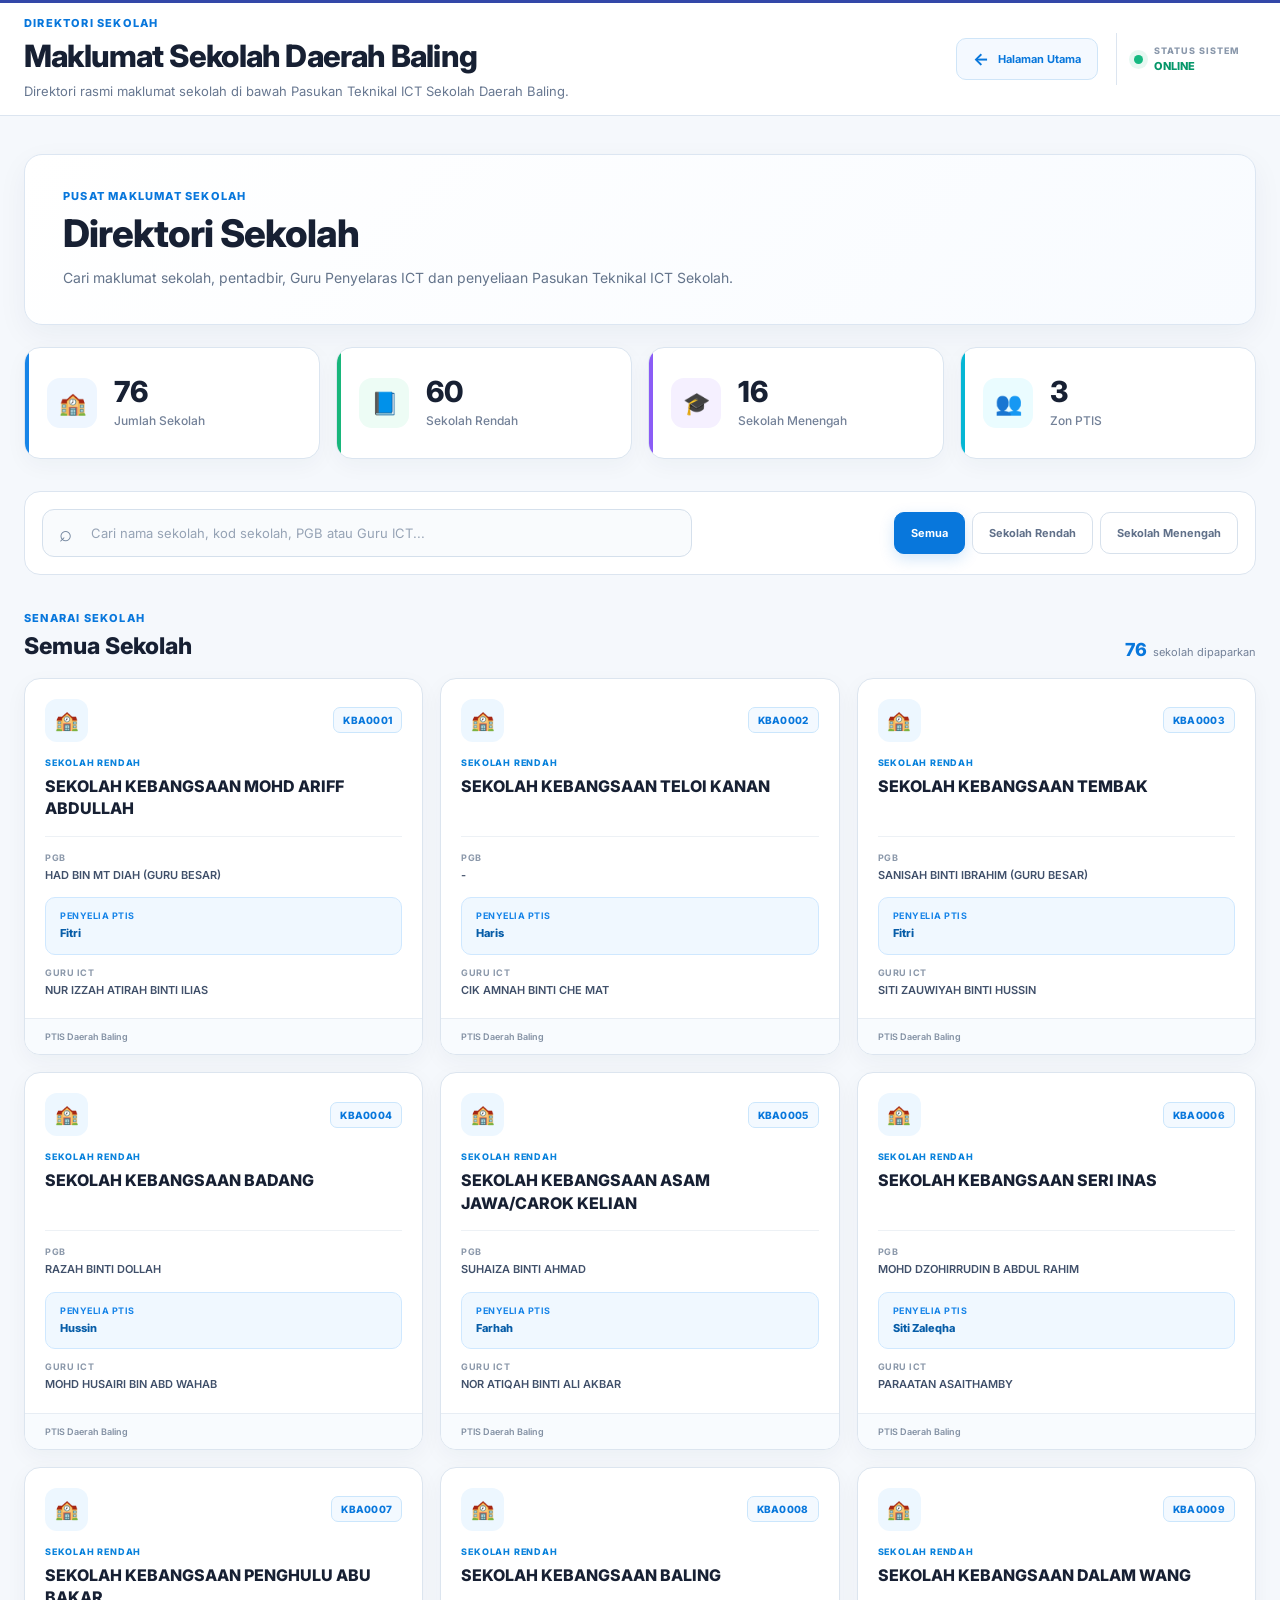
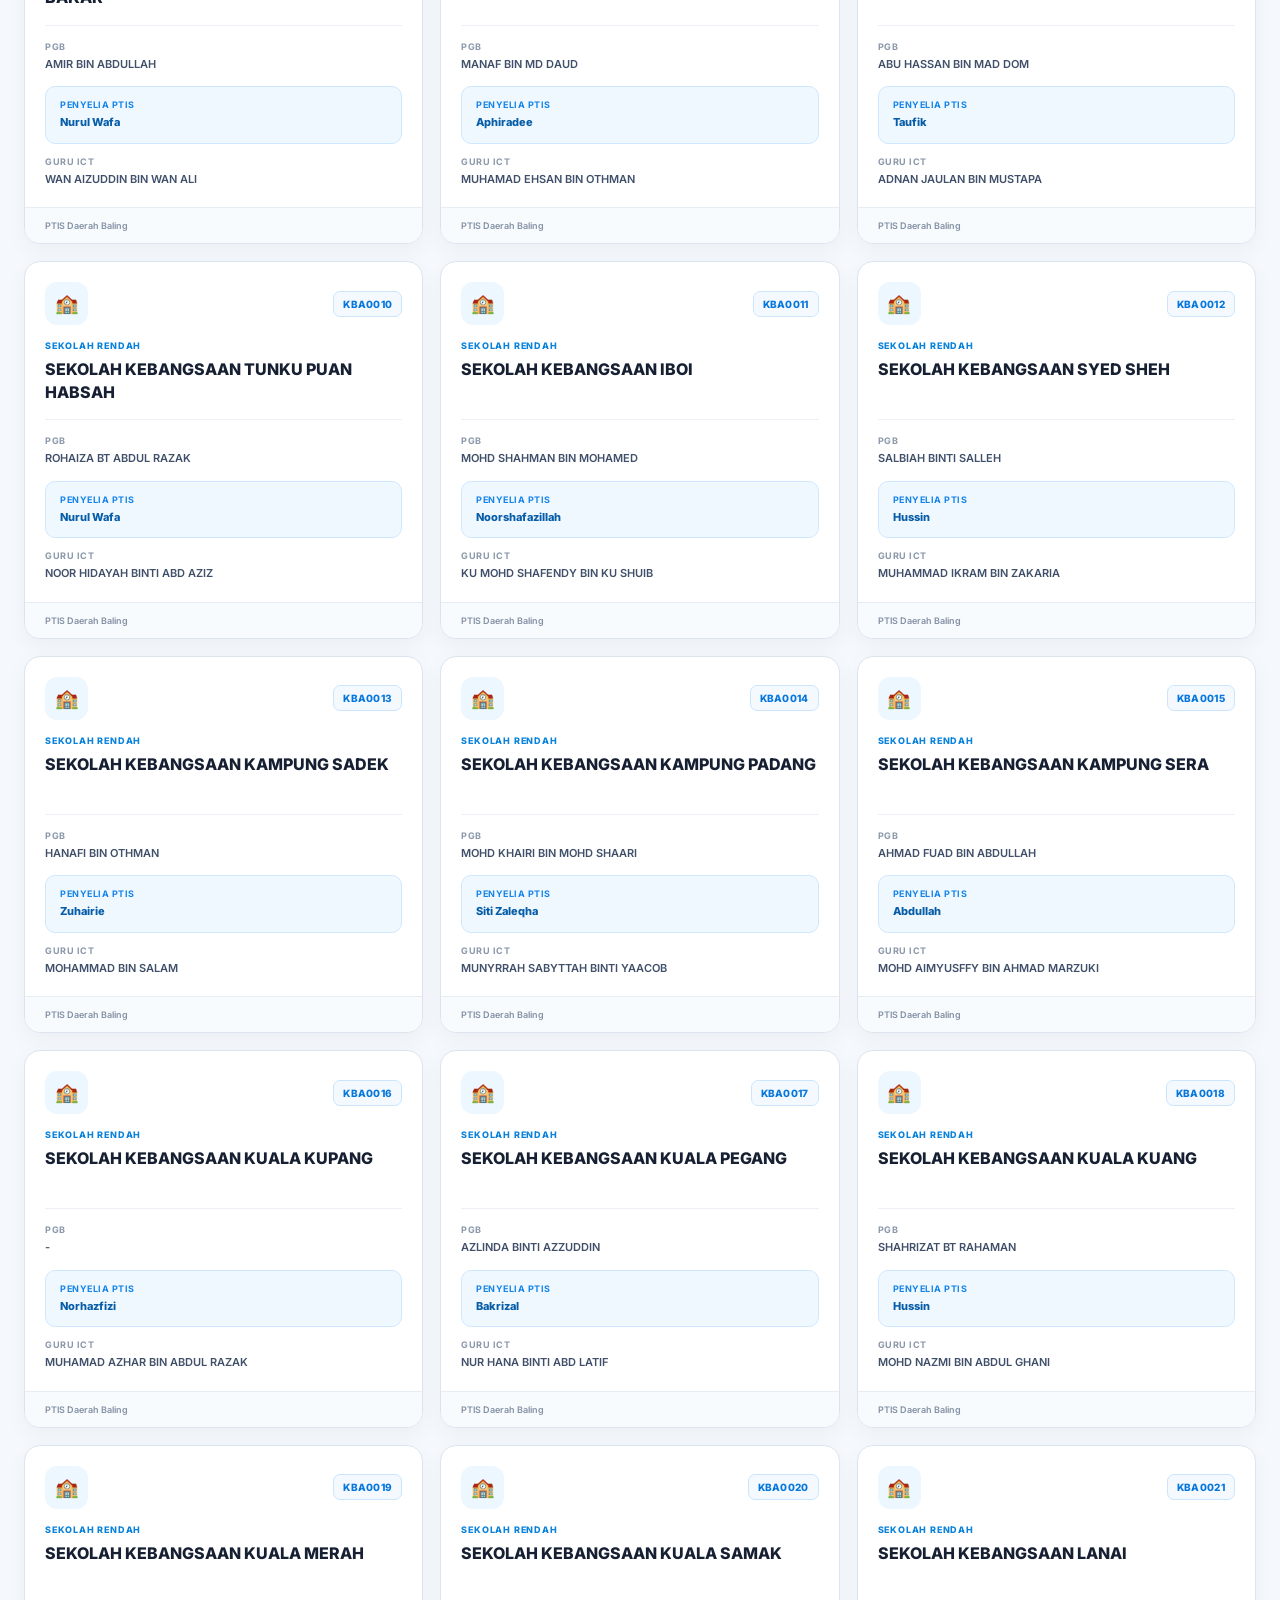
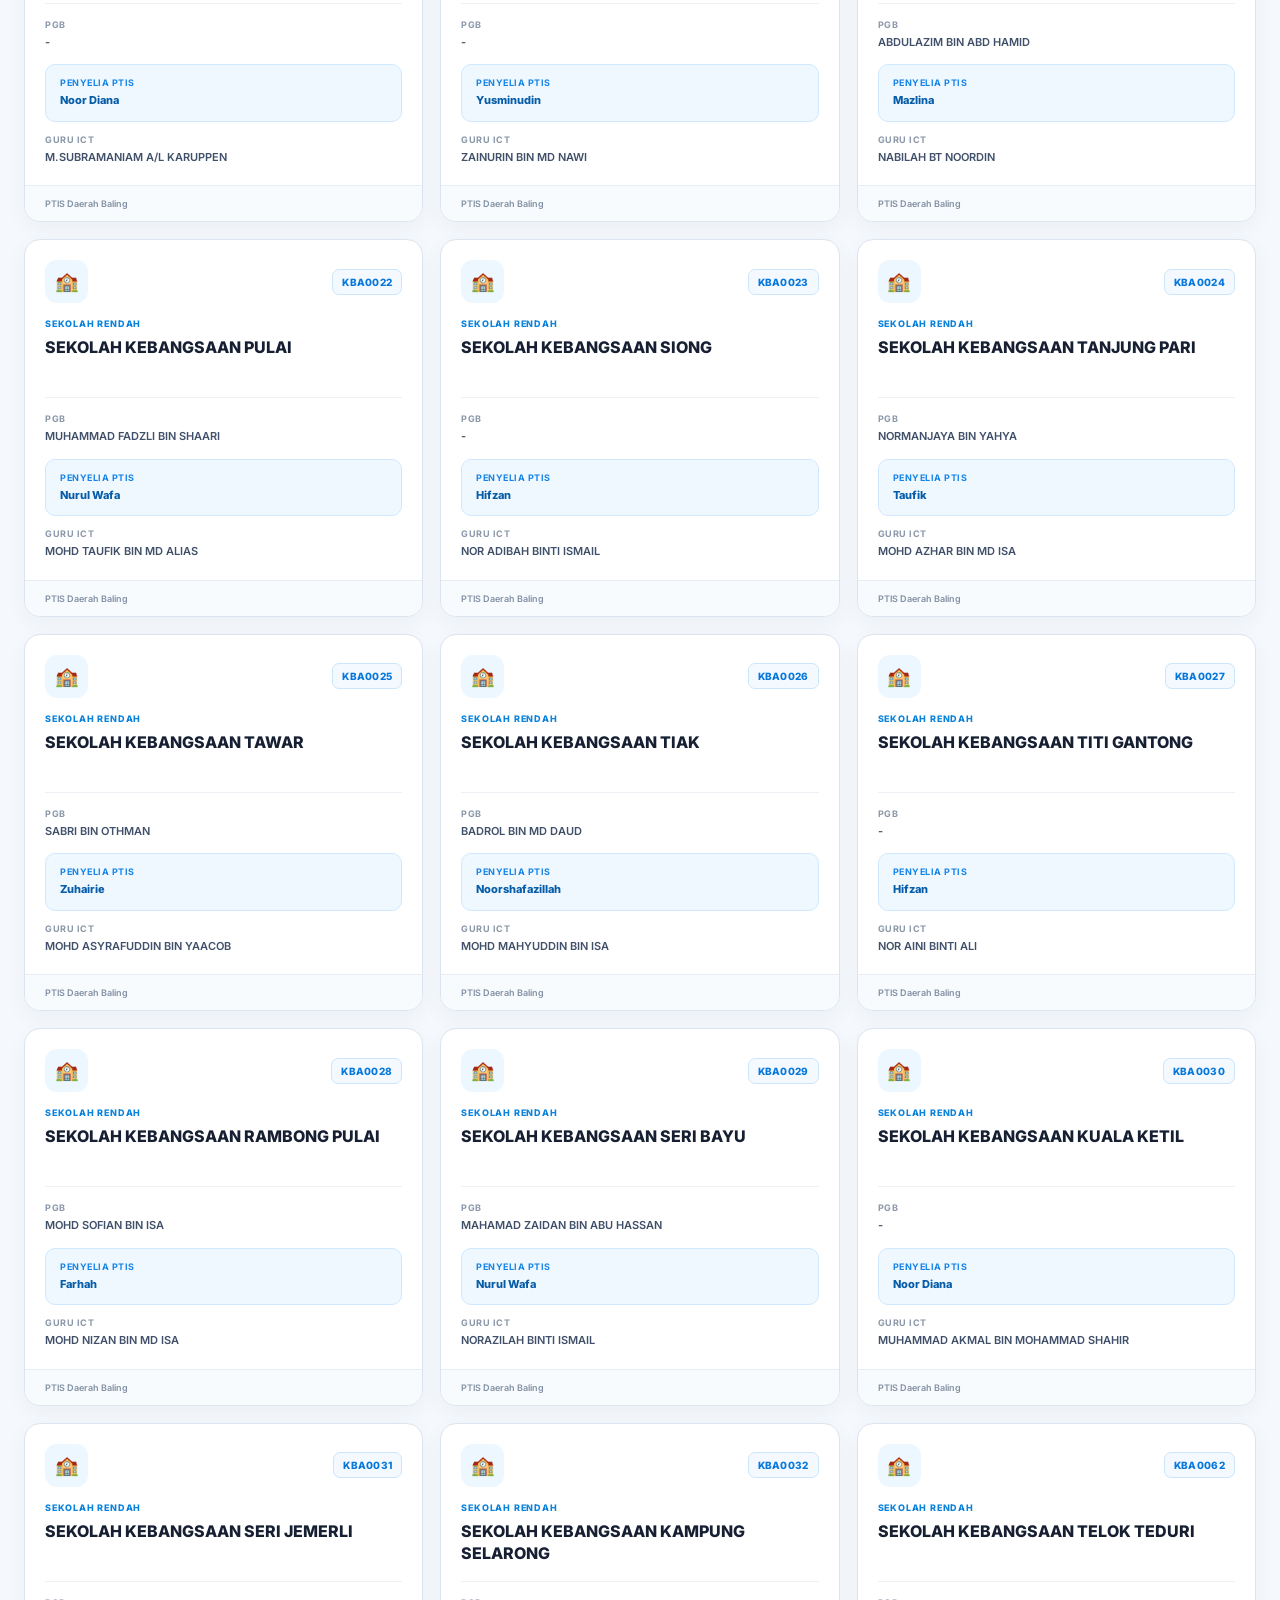
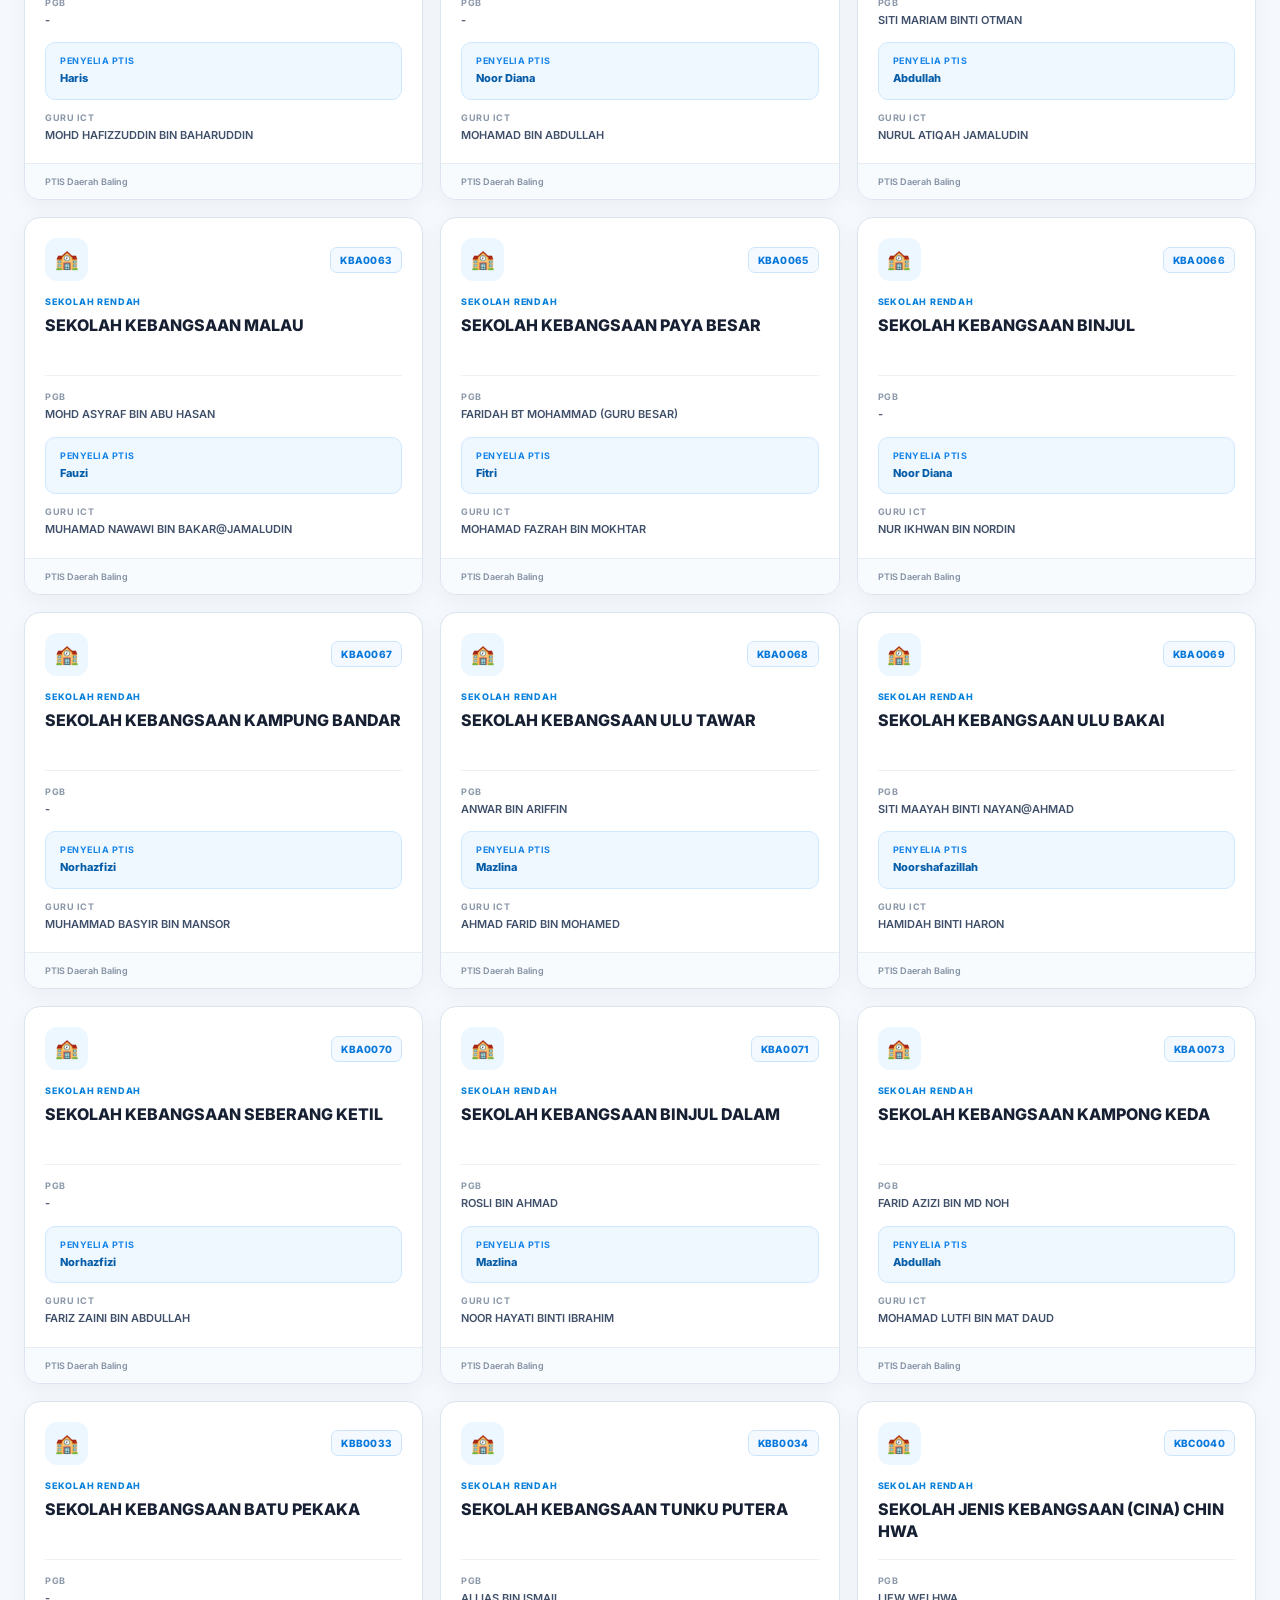
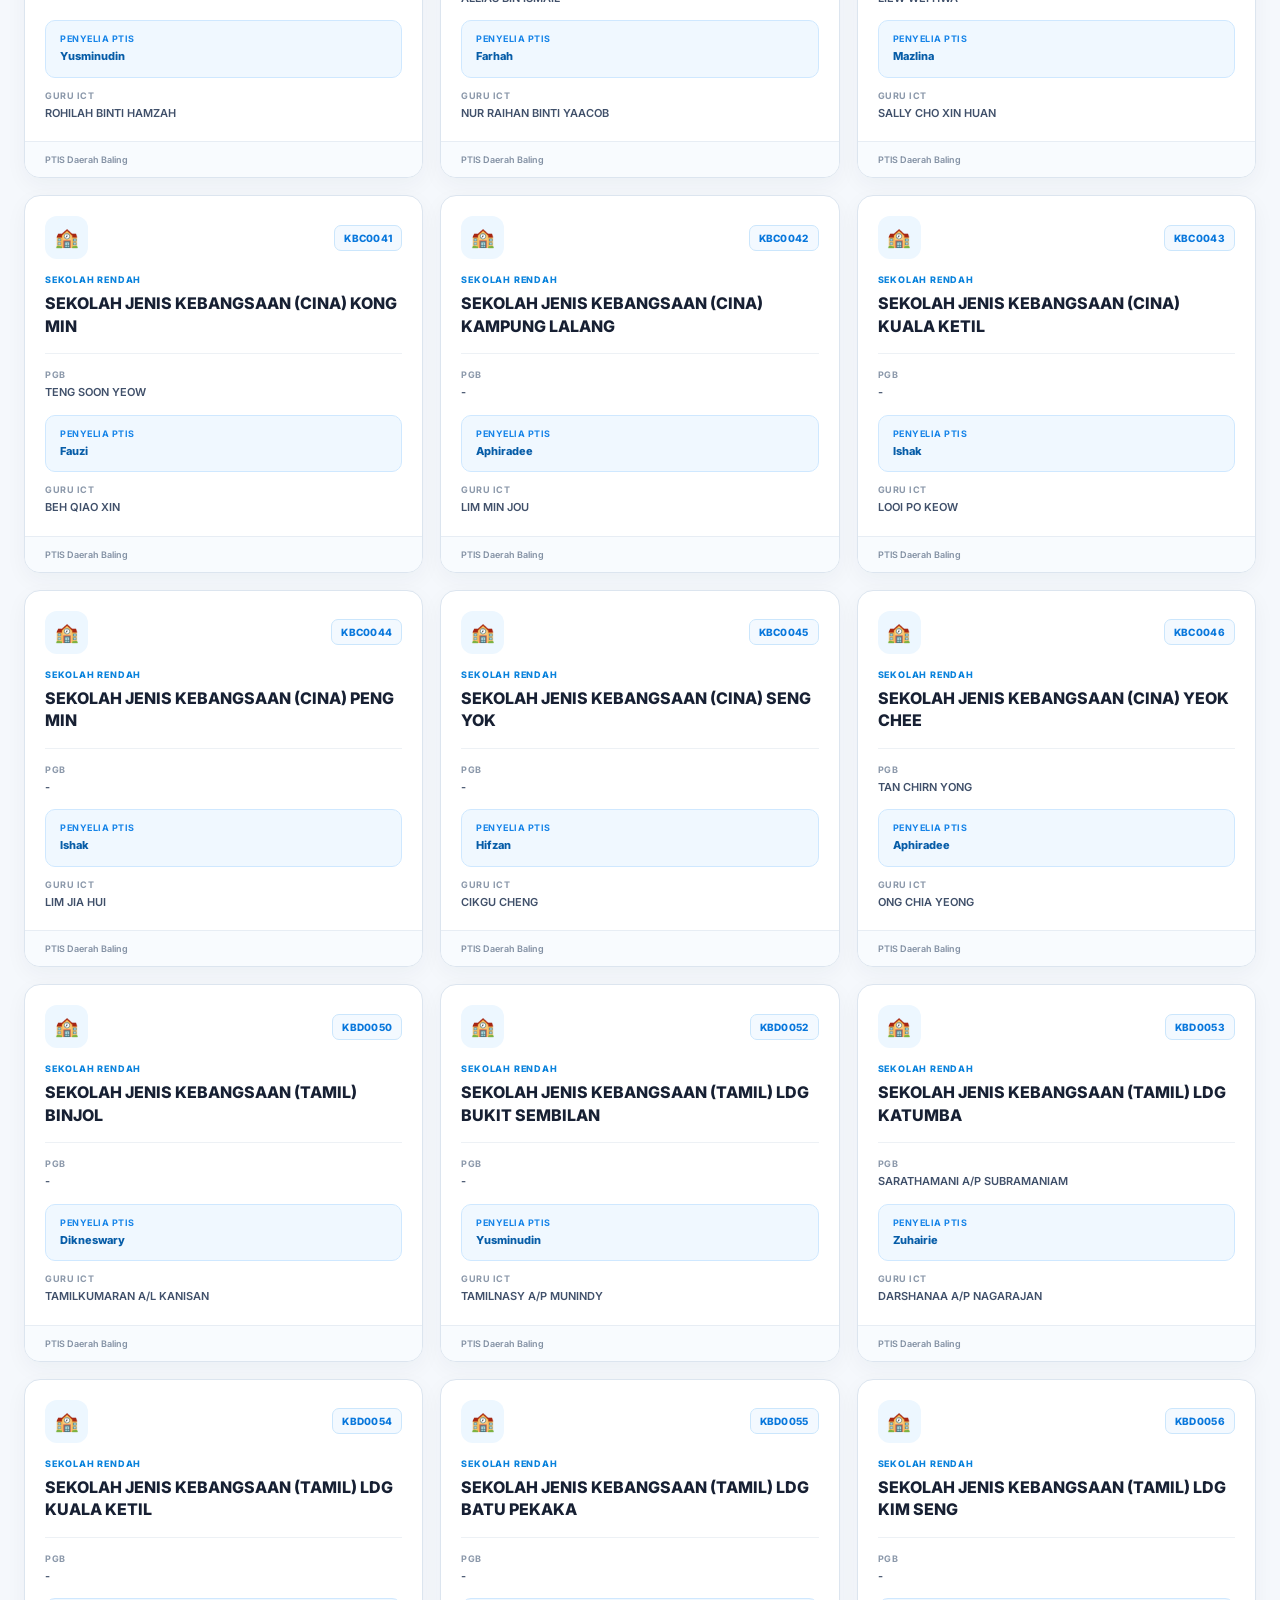
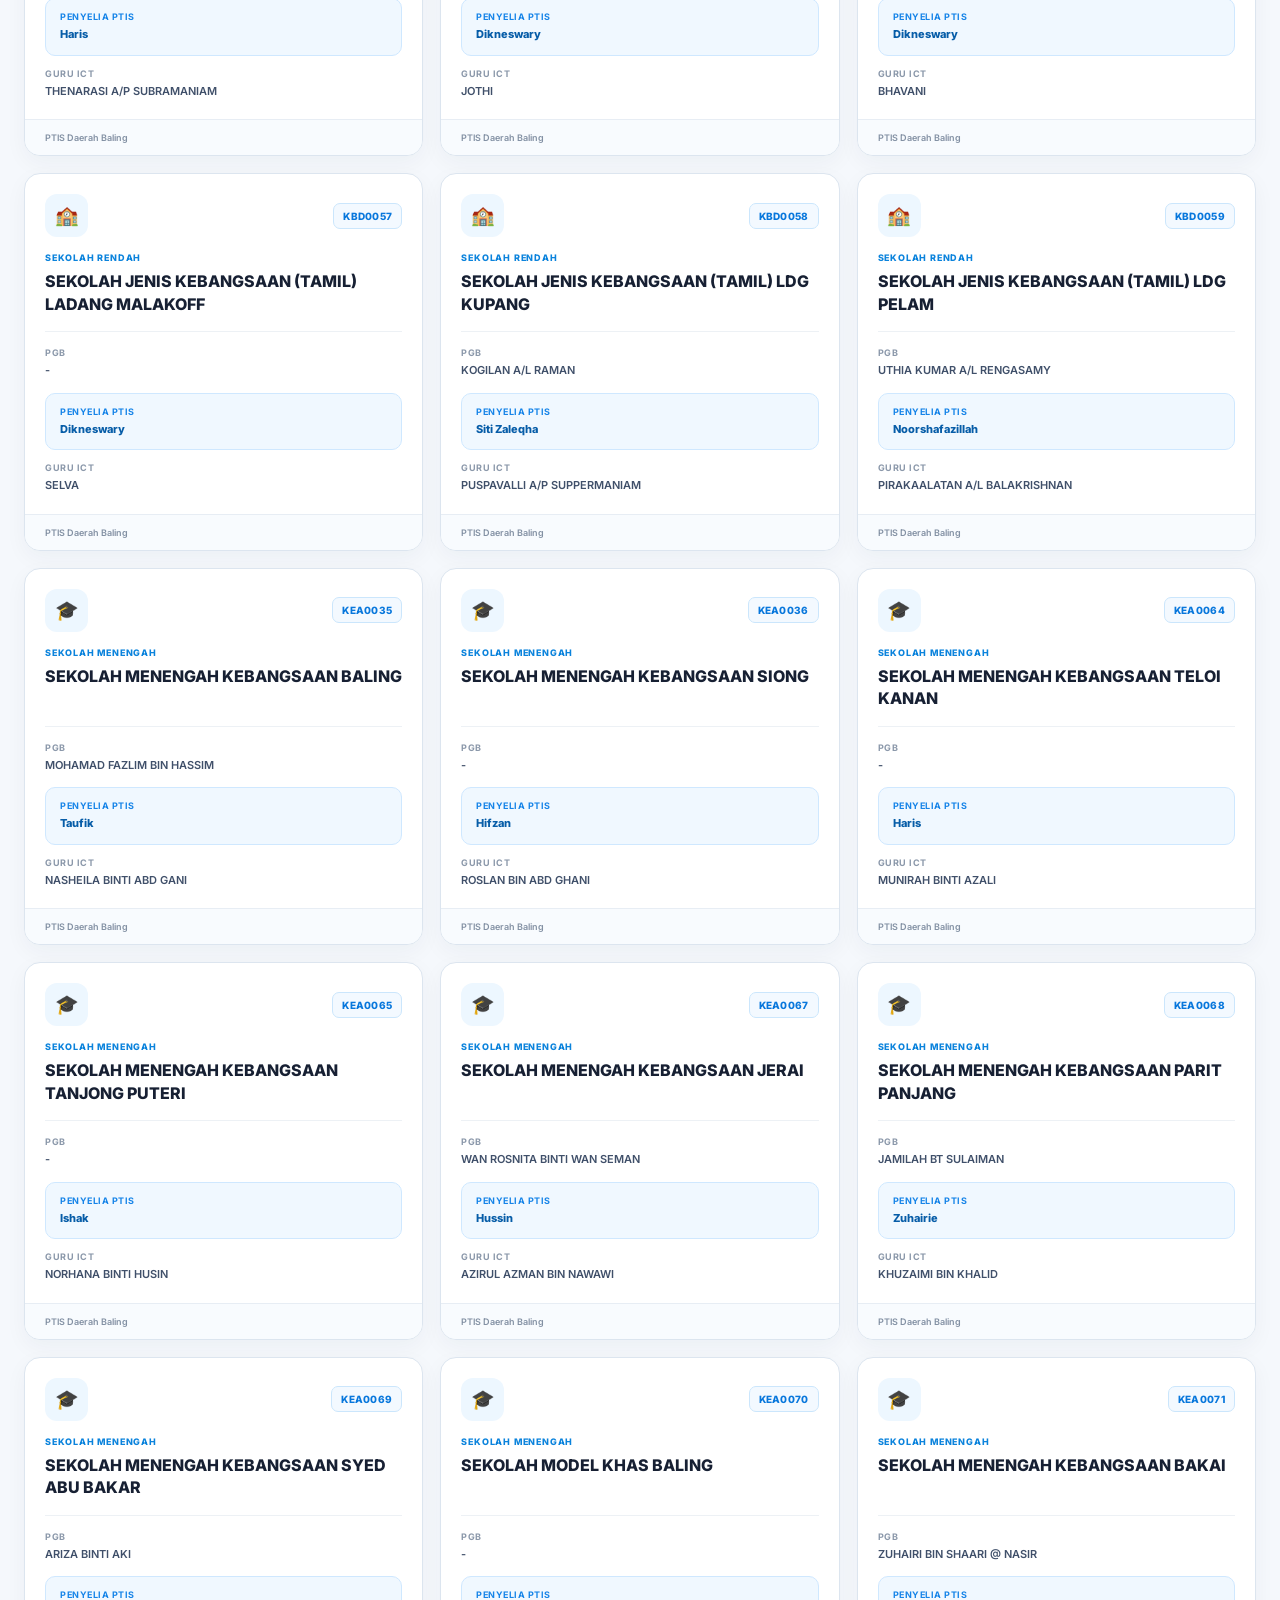
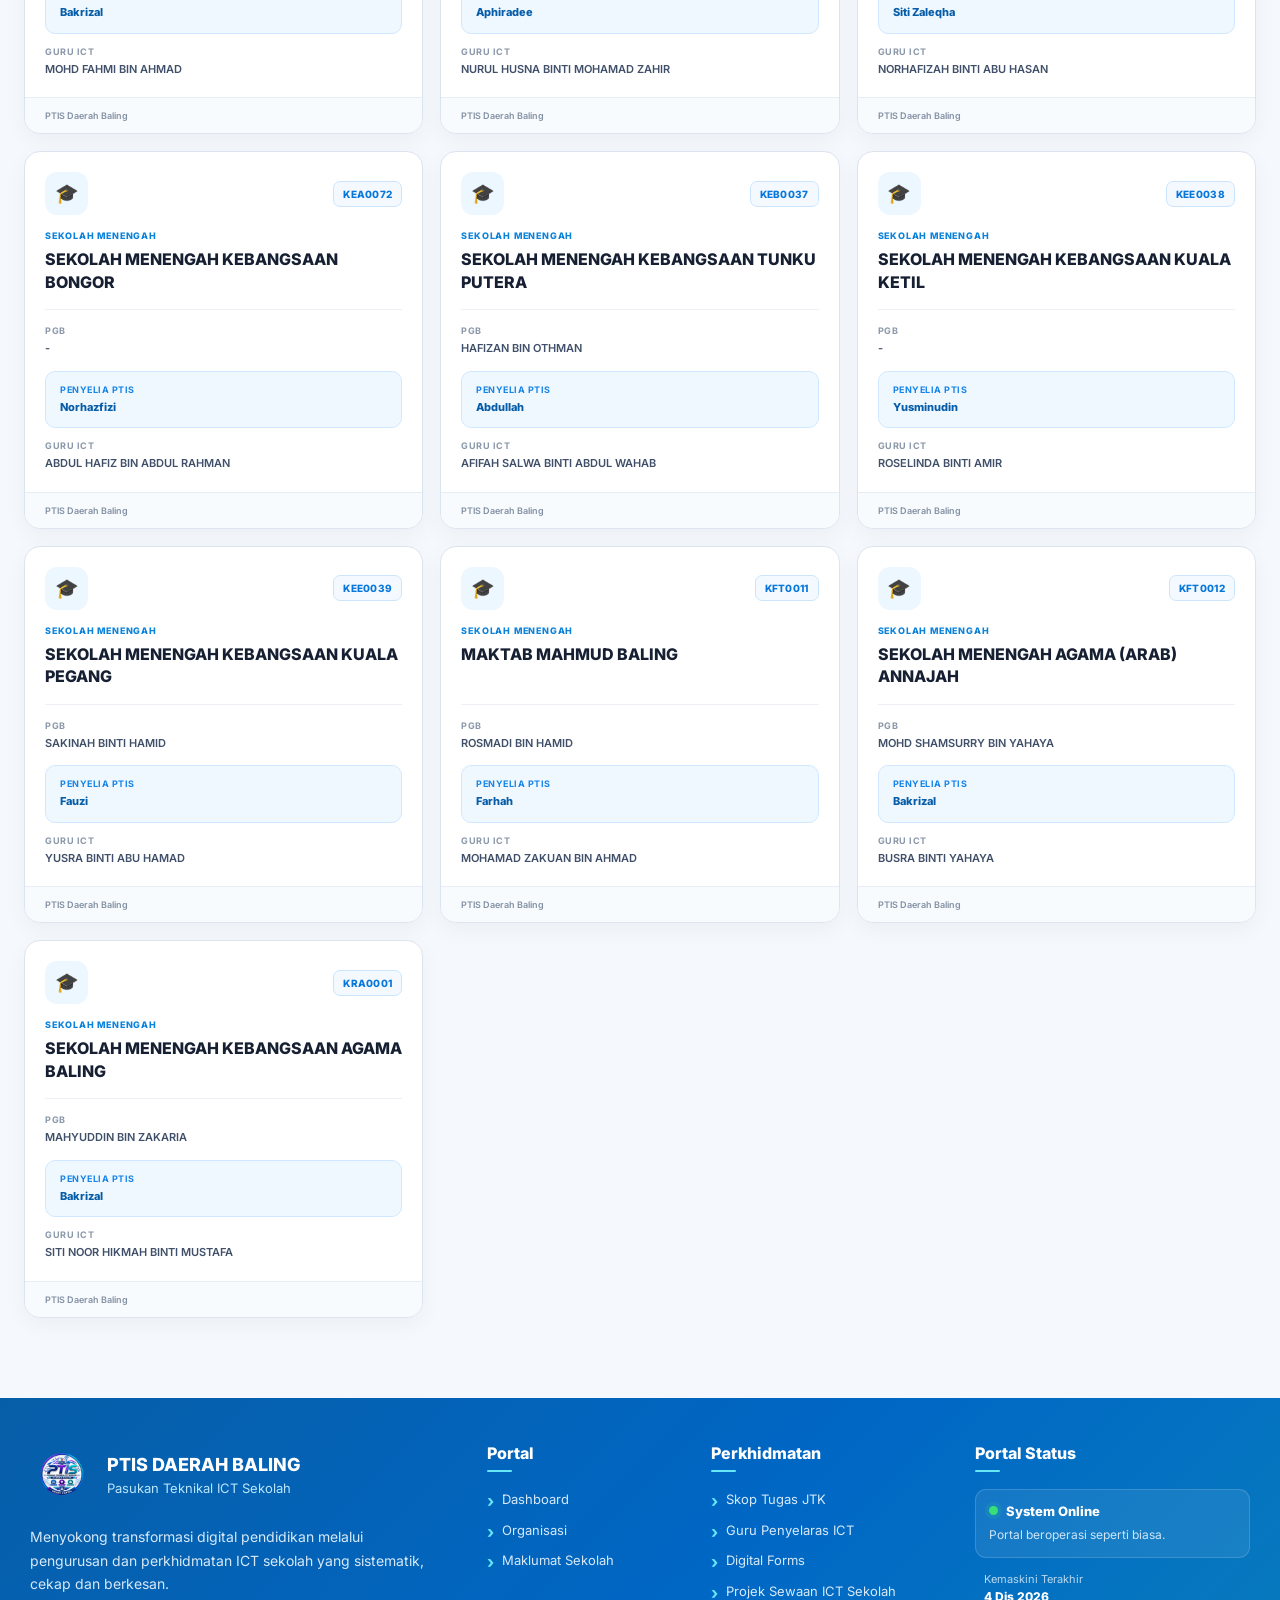
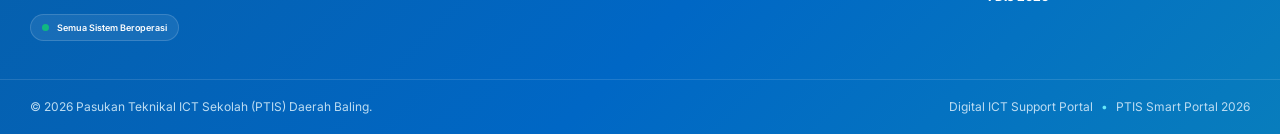
<file: maklumat-sekolah.html>
<!DOCTYPE html>
<html lang="ms">

<head>

  <meta charset="UTF-8">

  <meta
    name="viewport"
    content="width=device-width, initial-scale=1.0"
  >

  <title>
    Maklumat Sekolah | PTIS Daerah Baling
  </title>

  <!-- =========================================
       GOOGLE FONT
  ========================================== -->

  <link
    rel="preconnect"
    href="https://fonts.googleapis.com"
  >

  <link
    rel="preconnect"
    href="https://fonts.gstatic.com"
    crossorigin
  >

  <link
    href="https://fonts.googleapis.com/css2?family=Inter:wght@400;500;600;700;800&display=swap"
    rel="stylesheet"
  >


  <!-- MAIN CSS -->
  <link rel="stylesheet" href="css/style.css">

  <!-- MAKLUMAT SEKOLAH CSS -->
  <link rel="stylesheet" href="css/maklumat-sekolah.css">

  <!-- GLOBAL FOOTER CSS -->
  <link rel="stylesheet" href="css/footer.css">

</head>


<body>


<!-- =====================================================
     PAGE HEADER
====================================================== -->

<header class="school-page-header">

  <div class="school-header-inner">

    <div>

      <span class="school-eyebrow">
        DIREKTORI SEKOLAH
      </span>

      <h1>
        Maklumat Sekolah Daerah Baling
      </h1>

      <p>
        Direktori rasmi maklumat sekolah di bawah
        Pasukan Teknikal ICT Sekolah Daerah Baling.
      </p>

    </div>

    <div class="school-header-actions">

  <!-- HALAMAN UTAMA -->

  <a
    href="index.html"
    class="school-home-btn"
    title="Kembali ke Halaman Utama"
  >

    <span class="home-btn-icon">
      ←
    </span>

    <span>
      Halaman Utama
    </span>

  </a>


  <!-- STATUS SISTEM -->

  <div class="school-header-badge">

    <span class="status-dot"></span>

    <div>
      <small>STATUS SISTEM</small>
      <strong>ONLINE</strong>
    </div>

  </div>

</div>

  </div>

</header>



<!-- =====================================================
     MAIN
====================================================== -->

<main class="school-main">


  <!-- =================================================
       INTRO
  ================================================== -->

  <section class="school-hero">

    <span class="section-label">
      PUSAT MAKLUMAT SEKOLAH
    </span>

    <h2>
      Direktori Sekolah
    </h2>

    <p>
      Cari maklumat sekolah, pentadbir,
      Guru Penyelaras ICT dan penyeliaan
      Pasukan Teknikal ICT Sekolah.
    </p>

  </section>



  <!-- =================================================
       STATISTICS
  ================================================== -->

  <section class="school-stat-grid">


    <article class="school-stat-card stat-total">

      <div class="stat-icon">
        🏫
      </div>

      <div>

        <strong id="totalSchools">
          3
        </strong>

        <span>
          Jumlah Sekolah
        </span>

      </div>

    </article>



    <article class="school-stat-card stat-primary">

      <div class="stat-icon">
        📘
      </div>

      <div>

        <strong id="totalPrimarySchools">
          2
        </strong>

        <span>
          Sekolah Rendah
        </span>

      </div>

    </article>



    <article class="school-stat-card stat-secondary">

      <div class="stat-icon">
        🎓
      </div>

      <div>

        <strong id="totalSecondarySchools">
          1
        </strong>

        <span>
          Sekolah Menengah
        </span>

      </div>

    </article>



    <article class="school-stat-card stat-zone">

      <div class="stat-icon">
        👥
      </div>

      <div>

        <strong>
          3
        </strong>

        <span>
          Zon PTIS
        </span>

      </div>

    </article>


  </section>



  <!-- =================================================
       SEARCH / FILTER
  ================================================== -->

  <section class="school-toolbar">


    <div class="school-search">

      <span class="search-icon">
        ⌕
      </span>

      <input
        type="search"
        id="schoolSearch"
        placeholder="Cari nama sekolah, kod sekolah, PGB atau Guru ICT..."
        autocomplete="off"
      >

    </div>



    <div class="school-filter">

      <button
        type="button"
        class="filter-btn active"
        data-filter="all"
      >
        Semua
      </button>

      <button
        type="button"
        class="filter-btn"
        data-filter="RENDAH"
      >
        Sekolah Rendah
      </button>

      <button
        type="button"
        class="filter-btn"
        data-filter="MENENGAH"
      >
        Sekolah Menengah
      </button>

    </div>


  </section>



  <!-- =================================================
       RESULT INFORMATION
  ================================================== -->

  <section class="school-result-header">

    <div>

      <span class="section-label">
        SENARAI SEKOLAH
      </span>

      <h3>
        Semua Sekolah
      </h3>

    </div>


    <div class="school-result-count">

      <strong id="visibleSchoolCount">
        3
      </strong>

      <span>
        sekolah dipaparkan
      </span>

    </div>

  </section>


    <!-- =================================================
       SCHOOL GRID
       DIJANA OLEH maklumat-sekolah.js
  ================================================== -->

  <section
    class="school-grid"
    id="schoolGrid"
  >
  </section>



  <!-- =================================================
       EMPTY STATE
  ================================================== -->

  <section
    class="school-empty"
    id="schoolEmpty"
    hidden
  >

    <div class="empty-icon">
      🔎
    </div>

    <h3>
      Sekolah tidak ditemui
    </h3>

    <p>
      Cuba gunakan nama sekolah atau
      kod sekolah yang lain.
    </p>

  </section>


</main>

<!-- GLOBAL FOOTER -->
<div id="globalFooter"></div>



</div>

<!-- DATA SEKOLAH -->
<script src="js/school-data.js"></script>

<!-- DATA SEKOLAH SELIAAN PTIS -->
<script src="js/ptis-supervision-data.js"></script>

<!-- SCHOOL DIRECTORY ENGINE -->
<script src="js/maklumat-sekolah.js"></script>

<script src="js/footer.js"></script>

</body>

</html>
</file>
<file: css/style.css>
/* =========================================================
   PTIS SMART PORTAL 2026
   LIGHT THEME
   Connected Schools, Smarter Digital Education
========================================================= */


/* =========================================================
   ROOT VARIABLES
========================================================= */

:root {

  /* BRAND */

  --primary: #0067c5;
  --primary-dark: #075ea8;
  --primary-light: #eaf6ff;

  --secondary: #0284c7;

  --cyan: #06b6d4;
  --cyan-soft: #ecfeff;

  --green: #10b981;
  --green-soft: #ecfdf5;


  /* BACKGROUND */

  --bg-page: #f8fafc;
  --bg-soft: #f1f7fc;
  --bg-blue: #eef7ff;

  --white: #ffffff;


  /* TEXT */

  --text-primary: #172033;
  --text-secondary: #475569;
  --text-muted: #64748b;
  --text-light: #94a3b8;


  /* BORDER */

  --border: #e2e8f0;
  --border-light: #edf2f7;


  /* SHADOW */

  --shadow-sm:
    0 2px 8px rgba(15, 23, 42, 0.04);

  --shadow-md:
    0 8px 24px rgba(15, 23, 42, 0.07);

  --shadow-lg:
    0 18px 45px rgba(15, 23, 42, 0.10);


  /* LAYOUT */

  --sidebar-width: 245px;

  --header-height: 82px;

  --content-max-width: 1500px;


  /* RADIUS */

  --radius-sm: 8px;
  --radius-md: 12px;
  --radius-lg: 18px;
  --radius-xl: 24px;


  /* TRANSITION */

  --transition:
    0.25s ease;

}



/* =========================================================
   RESET
========================================================= */

* {

  margin: 0;

  padding: 0;

  box-sizing: border-box;

}


html {

  scroll-behavior: smooth;

}


body {

  min-height: 100vh;

  overflow-x: hidden;

  font-family:
    "Inter",
    Arial,
    sans-serif;

  color: var(--text-primary);

  background: var(--bg-page);

  -webkit-font-smoothing:
    antialiased;

}


a {

  color: inherit;

  text-decoration: none;

}


button {

  font: inherit;

  border: none;

  cursor: pointer;

}


img {

  display: block;

  max-width: 100%;

}



/* =========================================================
   GLOBAL
========================================================= */

.status-dot {

  width: 8px;
  height: 8px;

  display: inline-block;

  flex-shrink: 0;

  border-radius: 50%;

  background: var(--green);

  box-shadow:
    0 0 0 4px
    rgba(16, 185, 129, 0.10);

}


.page-section {

  width: 100%;

  margin-bottom: 28px;

}



/* =========================================================
   SIDEBAR
========================================================= */

.sidebar {

  position: fixed;

  top: 0;
  left: 0;
  bottom: 0;

  z-index: 1000;

  width: var(--sidebar-width);

  display: flex;

  flex-direction: column;

  background: var(--white);

  border-right:
    1px solid var(--border);

  box-shadow:
    4px 0 20px
    rgba(15, 23, 42, 0.025);

}



/* =========================================================
   SIDEBAR BRAND
========================================================= */

.sidebar-brand {

  min-height: 104px;

  display: flex;

  align-items: center;

  gap: 12px;

  padding:
    20px 18px;

  border-bottom:
    1px solid var(--border-light);

}


.brand-logo {

  width: 48px;
  height: 48px;

  display: flex;

  align-items: center;

  justify-content: center;

  flex-shrink: 0;

  border-radius: 14px;

  color: var(--white);

  background:
    linear-gradient(
      135deg,
      var(--primary),
      var(--secondary)
    );

  box-shadow:
    0 8px 18px
    rgba(0, 103, 197, 0.18);

}


.brand-logo span {

  font-size: 10px;

  font-weight: 800;

  letter-spacing: 0.04em;

}


.brand-text {

  min-width: 0;

  display: flex;

  flex-direction: column;

}


.brand-text strong {

  color: var(--primary-dark);

  font-size: 16px;

  font-weight: 800;

  line-height: 1;

}


.brand-text > span {

  margin-top: 4px;

  color: var(--text-primary);

  font-size: 9px;

  font-weight: 700;

  letter-spacing: 0.05em;

}


.brand-text small {

  margin-top: 4px;

  color: var(--text-muted);

  font-size: 7px;

  line-height: 1.3;

}



/* =========================================================
   SIDEBAR NAVIGATION
========================================================= */

.sidebar-nav {

  flex: 1;

  overflow-y: auto;

  padding:
    17px 12px;

}


.sidebar-nav::-webkit-scrollbar {

  width: 4px;

}


.sidebar-nav::-webkit-scrollbar-thumb {

  border-radius: 10px;

  background: #dbe5ef;

}


.nav-group {

  margin-bottom: 23px;

}


.nav-label {

  display: block;

  padding:
    0 10px 8px;

  color: var(--text-light);

  font-size: 7px;

  font-weight: 800;

  letter-spacing: 0.12em;

}


.nav-link {

  position: relative;

  min-height: 43px;

  display: flex;

  align-items: center;

  gap: 11px;

  margin-bottom: 4px;

  padding:
    0 11px;

  color: var(--text-secondary);

  border-radius: 10px;

  font-size: 9px;

  font-weight: 600;

  transition:
    color var(--transition),
    background var(--transition),
    transform var(--transition);

}


.nav-link svg {

  width: 17px;
  height: 17px;

  flex-shrink: 0;

  color: #7890a7;

  stroke-width: 1.8;

  transition:
    color var(--transition);

}


.nav-link:hover {

  color: var(--primary);

  background: #f4f9fd;

  transform:
    translateX(2px);

}


.nav-link:hover svg {

  color: var(--primary);

}



/* ================= ACTIVE MENU ================= */

.nav-link.active {

  color: var(--primary);

  background:
    linear-gradient(
      90deg,
      #eaf5ff,
      #f4faff
    );

  font-weight: 700;

}


.nav-link.active::before {

  content: "";

  position: absolute;

  left: 0;
  top: 9px;
  bottom: 9px;

  width: 3px;

  border-radius:
    0 4px 4px 0;

  background: var(--primary);

}


.nav-link.active svg {

  color: var(--primary);

}



/* =========================================================
   SIDEBAR FOOTER
========================================================= */

.sidebar-footer {

  padding:
    14px 14px 17px;

  border-top:
    1px solid var(--border-light);

}


.sidebar-status {

  display: flex;

  align-items: center;

  gap: 10px;

  padding:
    11px 12px;

  border:
    1px solid #dff2e9;

  border-radius: 11px;

  background: var(--green-soft);

}


.sidebar-status > div {

  display: flex;

  flex-direction: column;

}


.sidebar-status small {

  color: #6b8a7e;

  font-size: 6px;

  font-weight: 800;

  letter-spacing: 0.09em;

}


.sidebar-status strong {

  margin-top: 3px;

  color: #059669;

  font-size: 8px;

  font-weight: 700;

}



/* =========================================================
   MAIN WRAPPER
========================================================= */

.main-wrapper {

  min-height: 100vh;

  margin-left:
    var(--sidebar-width);

}



/* =========================================================
   TOP HEADER
========================================================= */

.top-header {

  position: sticky;

  top: 0;

  z-index: 900;

  min-height:
    var(--header-height);

  display: flex;

  align-items: center;

  justify-content: space-between;

  gap: 30px;

  padding:
    12px 30px;

  background:
    rgba(255, 255, 255, 0.94);

  border-bottom:
    1px solid var(--border);

  backdrop-filter:
    blur(14px);

  box-shadow:
    0 3px 14px
    rgba(15, 23, 42, 0.025);

}



/* =========================================================
   HEADER LEFT
========================================================= */

.header-left {

  display: flex;

  align-items: center;

  gap: 14px;

  min-width: 0;

}


.page-title {

  min-width: 0;

}


.page-title > span {

  display: block;

  color: var(--primary);

  font-size: 7px;

  font-weight: 800;

  letter-spacing: 0.12em;

}


.page-title h1 {

  margin-top: 3px;

  color: var(--text-primary);

  font-size: 21px;

  line-height: 1.15;

  font-weight: 750;

  letter-spacing: -0.02em;

}


.page-title p {

  margin-top: 4px;

  color: var(--text-muted);

  font-size: 8px;

}



/* =========================================================
   MOBILE MENU BUTTON
========================================================= */

.menu-button {

  width: 40px;
  height: 40px;

  display: none;

  align-items: center;

  justify-content: center;

  flex-shrink: 0;

  color: var(--primary);

  border:
    1px solid var(--border);

  border-radius: 10px;

  background: var(--white);

}


.menu-button svg {

  width: 19px;
  height: 19px;

}



/* =========================================================
   HEADER RIGHT
========================================================= */

.header-right {

  display: flex;

  align-items: center;

  gap: 17px;

  flex-shrink: 0;

}


.header-status,
.header-date {

  display: flex;

  align-items: center;

  gap: 9px;

}


.header-status > div,
.header-date > div {

  display: flex;

  flex-direction: column;

}


.header-status small,
.header-date small {

  color: var(--text-light);

  font-size: 6px;

  font-weight: 800;

  letter-spacing: 0.09em;

}


.header-status strong {

  margin-top: 3px;

  color: #059669;

  font-size: 8px;

  font-weight: 800;

}


.header-date strong {

  margin-top: 3px;

  color: var(--text-secondary);

  font-size: 8px;

  font-weight: 600;

}


.header-date > svg {

  width: 17px;
  height: 17px;

  color: var(--primary);

}


.header-divider {

  width: 1px;
  height: 31px;

  background: var(--border);

}



/* =========================================================
   MAIN CONTENT
========================================================= */

.main-content {

  width: 100%;

  max-width:
    var(--content-max-width);

  margin:
    0 auto;

  padding:
    24px 28px 40px;

}



/* =========================================================
   MOBILE OVERLAY
========================================================= */

.sidebar-overlay {

  position: fixed;

  inset: 0;

  z-index: 950;

  background:
    rgba(15, 23, 42, 0.38);

  backdrop-filter:
    blur(2px);

  opacity: 0;

  visibility: hidden;

  transition:
    opacity var(--transition),
    visibility var(--transition);

}


.sidebar-overlay.active {

  opacity: 1;

  visibility: visible;

}



/* =========================================================
   RESPONSIVE
========================================================= */

@media (max-width: 1050px) {

  :root {

    --sidebar-width: 225px;

  }


  .top-header {

    padding:
      12px 22px;

  }


  .main-content {

    padding:
      22px;

  }

}



/* ================= TABLET / MOBILE ================= */

@media (max-width: 820px) {

  .sidebar {

    width: 245px;

    transform:
      translateX(-100%);

    transition:
      transform 0.28s ease;

    box-shadow:
      15px 0 40px
      rgba(15, 23, 42, 0.14);

  }


  .sidebar.open {

    transform:
      translateX(0);

  }


  .main-wrapper {

    margin-left: 0;

  }


  .menu-button {

    display: flex;

  }


  .top-header {

    min-height: 76px;

  }

}



/* ================= MOBILE ================= */

@media (max-width: 600px) {

  .top-header {

    padding:
      11px 14px;

  }


  .main-content {

    padding:
      17px 14px 30px;

  }


  .page-title > span {

    display: none;

  }


  .page-title h1 {

    font-size: 18px;

  }


  .page-title p {

    display: none;

  }


  .header-status {

    display: none;

  }


  .header-divider {

    display: none;

  }


  .header-date {

    gap: 6px;

  }


  .header-date small {

    display: none;

  }


  .header-date strong {

    font-size: 7px;

  }


  .header-date > svg {

    width: 15px;
    height: 15px;

  }

}



/* ================= SMALL MOBILE ================= */

@media (max-width: 380px) {

  .header-date {

    display: none;

  }

}

/* =========================================================
   UI SCALE IMPROVEMENT
   Larger & Easier To Read
========================================================= */

.brand-text strong {
  font-size: 20px;
}

.brand-text > span {
  font-size: 11px;
}

.brand-text small {
  font-size: 9px;
}

.nav-label {
  font-size: 10px;
}

.nav-link {
  min-height: 48px;
  font-size: 13px;
}

.nav-link svg {
  width: 19px;
  height: 19px;
}

.sidebar-status small {
  font-size: 9px;
}

.sidebar-status strong {
  font-size: 12px;
}

.page-title > span {
  font-size: 9px;
}

.page-title h1 {
  font-size: 28px;
}

.page-title p {
  font-size: 11px;
}

.header-status small,
.header-date small {
  font-size: 9px;
}

.header-status strong,
.header-date strong {
  font-size: 11px;
}

/* =========================================================
   HERO — CONNECTED SCHOOLS
========================================================= */

.hero-section {
  margin-bottom: 28px;
}


/* ================= CONTAINER ================= */

.hero-container {

  position: relative;

  min-height: 400px;

  display: grid;

  grid-template-columns:
    minmax(390px, 0.9fr)
    minmax(500px, 1.1fr);

  align-items: center;

  overflow: hidden;

  padding: 48px 52px;

  border:
    1px solid #dcecf8;

  border-radius: 20px;

  background:
    linear-gradient(
      120deg,
      #ffffff 0%,
      #f3faff 42%,
      #e8f6ff 100%
    );

  box-shadow:
    0 12px 35px
    rgba(15, 23, 42, 0.06);

}


/* BACKGROUND DECORATION */

.hero-container::before {

  content: "";

  position: absolute;

  width: 500px;
  height: 500px;

  right: -170px;
  top: -230px;

  border-radius: 50%;

  background:
    rgba(14, 165, 233, 0.07);

}


.hero-container::after {

  content: "";

  position: absolute;

  width: 340px;
  height: 340px;

  right: 250px;
  bottom: -250px;

  border-radius: 50%;

  background:
    rgba(37, 99, 235, 0.045);

}



/* =========================================================
   HERO CONTENT
========================================================= */

.hero-content {

  position: relative;

  z-index: 10;

  max-width: 570px;

}


/* BADGE */

.hero-badge {

  width: fit-content;

  display: inline-flex;

  align-items: center;

  gap: 7px;

  padding:
    8px 13px;

  color: #ffffff;

  border-radius: 8px;

  background:
    linear-gradient(
      135deg,
      #0067c5,
      #2563eb
    );

  box-shadow:
    0 6px 15px
    rgba(37, 99, 235, 0.15);

}


.hero-badge svg {

  width: 13px;
  height: 13px;

}


.hero-badge span {

  font-size: 10px;

  font-weight: 800;

  letter-spacing: 0.03em;

}



/* ================= TITLE ================= */

.hero-title {

  margin-top: 22px;

  color: #172033;

  font-size: clamp(38px, 3.1vw, 56px);

  font-weight: 800;

  line-height: 1.05;

  letter-spacing: -0.045em;

}


.hero-title span {

  display: block;

  margin-top: 5px;

  color: #1769e0;

}



/* ================= SUBTITLE ================= */

.hero-subtitle {

  margin-top: 21px;

  color: #172033;

  font-size: 25px;

  font-weight: 750;

  line-height: 1.2;

  letter-spacing: -0.025em;

}



/* ================= DESCRIPTION ================= */

.hero-description {

  max-width: 520px;

  margin-top: 19px;

  color: #52627a;

  font-size: 14px;

  line-height: 1.75;

}



/* =========================================================
   BUTTONS
========================================================= */

.hero-actions {

  display: flex;

  align-items: center;

  flex-wrap: wrap;

  gap: 13px;

  margin-top: 28px;

}


.hero-button {

  min-height: 48px;

  display: inline-flex;

  align-items: center;

  justify-content: center;

  gap: 9px;

  padding:
    0 20px;

  border-radius: 9px;

  font-size: 13px;

  font-weight: 700;

  transition:
    transform 0.25s ease,
    box-shadow 0.25s ease,
    background 0.25s ease;

}


.hero-button svg {

  width: 17px;
  height: 17px;

}


.hero-button:hover {

  transform:
    translateY(-2px);

}



/* PRIMARY */

.hero-button-primary {

  color: #ffffff;

  background:
    linear-gradient(
      135deg,
      #0067c5,
      #1769e0
    );

  box-shadow:
    0 8px 20px
    rgba(0, 103, 197, 0.18);

}


.hero-button-primary:hover {

  box-shadow:
    0 11px 25px
    rgba(0, 103, 197, 0.25);

}



/* SECONDARY */

.hero-button-secondary {

  color: #075ea8;

  border:
    1px solid #75aef1;

  background:
    rgba(255,255,255,0.82);

}


.hero-button-secondary:hover {

  background: #ffffff;

}



/* =========================================================
   CONNECTED SCHOOL NETWORK
========================================================= */

.hero-network {

  position: relative;

  z-index: 5;

  min-height: 310px;

  width: 100%;

}



/* =========================================================
   CENTRAL PTIS
========================================================= */

.network-center {

  position: absolute;

  left: 50%;
  top: 50%;

  z-index: 10;

  width: 175px;
  height: 175px;

  transform:
    translate(-50%, -50%);

}


.network-center-ring {

  width: 100%;
  height: 100%;

  display: flex;

  align-items: center;

  justify-content: center;

  border:
    3px solid #2583ed;

  border-radius: 50%;

  background:
    rgba(255,255,255,0.96);

  box-shadow:
    0 10px 35px
    rgba(37, 131, 237, 0.20),
    0 0 0 13px
    rgba(37, 131, 237, 0.06);

}


.network-center-content {

  display: flex;

  flex-direction: column;

  align-items: center;

  text-align: center;

}


.network-center-content strong {

  color: #1769e0;

  font-size: 36px;

  font-weight: 800;

  line-height: 1;

}


.network-center-content span {

  margin-top: 8px;

  color: #075ea8;

  font-size: 10px;

  font-weight: 800;

}



/* =========================================================
   NODES
========================================================= */

.network-node {

  position: absolute;

  z-index: 12;

  width: 13px;
  height: 13px;

  border:
    2px solid #ffffff;

  border-radius: 50%;

  background: #2583ed;

  box-shadow:
    0 2px 6px
    rgba(37, 131, 237, 0.25);

}


.node-1 {

  left: -5px;
  top: 80px;

}


.node-2 {

  right: -5px;
  top: 80px;

}


.node-3 {

  left: 81px;
  top: -5px;

}


.node-4 {

  left: 81px;
  bottom: -5px;

}



/* =========================================================
   SCHOOLS
========================================================= */

.network-school {

  position: absolute;

  z-index: 8;

  display: flex;

  flex-direction: column;

  align-items: center;

  gap: 6px;

}


.school-a {

  left: 5%;
  top: 13px;

}


.school-b {

  right: 4%;
  top: 17px;

}


.school-icon {

  width: 76px;
  height: 64px;

  display: flex;

  align-items: center;

  justify-content: center;

  color: #1769e0;

  border:
    1px solid #cce4fa;

  border-radius: 14px;

  background:
    rgba(255,255,255,0.95);

  box-shadow:
    0 8px 20px
    rgba(15,23,42,0.08);

}


.school-icon svg {

  width: 37px;
  height: 37px;

}


.network-school > span {

  padding:
    4px 9px;

  color: #ffffff;

  border-radius: 999px;

  background: #1681e8;

  font-size: 8px;

  font-weight: 800;

}



/* =========================================================
   DEVICES
========================================================= */

.network-device {

  position: absolute;

  z-index: 8;

  display: flex;

  align-items: center;

  justify-content: center;

  color: #1769e0;

  border:
    1px solid #d7e9f8;

  background:
    rgba(255,255,255,0.93);

  box-shadow:
    0 10px 24px
    rgba(15,23,42,0.08);

}


.device-left {

  left: 15%;
  bottom: 5px;

  width: 105px;
  height: 72px;

  border-radius: 12px;

}


.device-left svg {

  width: 58px;
  height: 58px;

}


.device-right {

  right: 12%;
  bottom: 5px;

  width: 80px;
  height: 72px;

  border-radius: 12px;

}


.device-right svg {

  width: 43px;
  height: 43px;

}



/* =========================================================
   CLOUD
========================================================= */

.network-cloud {

  position: absolute;

  left: 50%;
  top: -8px;

  z-index: 7;

  transform:
    translateX(-50%);

  color: #1681e8;

}


.network-cloud svg {

  width: 48px;
  height: 48px;

  fill:
    rgba(22,129,232,0.12);

}



/* =========================================================
   WIFI
========================================================= */

.network-wifi {

  position: absolute;

  z-index: 9;

  color: #0ea5e9;

}


.network-wifi svg {

  width: 21px;
  height: 21px;

}


.wifi-1 {

  left: 27%;
  top: 75px;

}


.wifi-2 {

  right: 26%;
  top: 75px;

}


.wifi-3 {

  left: 50%;
  bottom: 5px;

  transform:
    translateX(-50%);

}



/* =========================================================
   CONNECTION LINES
========================================================= */

.network-line {

  position: absolute;

  z-index: 2;

  height: 1px;

  border-top:
    2px dashed
    rgba(37, 131, 237, 0.35);

  transform-origin:
    left center;

}


.line-a {

  width: 155px;

  left: 20%;
  top: 92px;

  transform:
    rotate(18deg);

}


.line-b {

  width: 155px;

  right: 19%;
  top: 92px;

  transform:
    rotate(-18deg);

  transform-origin:
    right center;

}


.line-cloud {

  width: 90px;

  left: 50%;
  top: 48px;

  transform:
    rotate(90deg);

}


.line-device-left {

  width: 155px;

  left: 25%;
  bottom: 72px;

  transform:
    rotate(-23deg);

}


.line-device-right {

  width: 145px;

  right: 21%;
  bottom: 72px;

  transform:
    rotate(23deg);

  transform-origin:
    right center;

}



/* =========================================================
   RESPONSIVE HERO
========================================================= */

@media (max-width: 1200px) {

  .hero-container {

    grid-template-columns:
      1fr 1fr;

    padding:
      42px 38px;

  }


  .hero-title {

    font-size: 42px;

  }


  .hero-network {

    transform:
      scale(0.88);

  }

}


@media (max-width: 980px) {

  .hero-container {

    grid-template-columns:
      1fr;

    gap: 35px;

  }


  .hero-content {

    max-width: 650px;

  }


  .hero-network {

    min-height: 330px;

    transform: none;

  }

}


@media (max-width: 600px) {

  .hero-container {

    min-height: auto;

    padding:
      30px 22px;

    border-radius: 16px;

  }


  .hero-title {

    font-size: 36px;

  }


  .hero-subtitle {

    font-size: 21px;

  }


  .hero-description {

    font-size: 13px;

  }


  .hero-actions {

    align-items: stretch;

    flex-direction: column;

  }


  .hero-button {

    width: 100%;

  }


  .hero-network {

    min-height: 300px;

    transform:
      scale(0.86);

  }

}


@media (max-width: 430px) {

  .hero-network {

    margin:
      -20px -30px;

    width:
      calc(100% + 60px);

    transform:
      scale(0.72);

  }

}

/* =========================================================
   GLOBAL SECTION HEADER
========================================================= */

.section-header {

  display: flex;

  align-items: flex-end;

  justify-content: space-between;

  gap: 30px;

  margin-bottom: 18px;

}


.section-eyebrow {

  display: block;

  margin-bottom: 6px;

  color: var(--primary);

  font-size: 11px;

  font-weight: 800;

  letter-spacing: 0.08em;

}


.section-header h2 {

  color: var(--text-primary);

  font-size: 24px;

  font-weight: 800;

  letter-spacing: -0.025em;

}


.section-header p {

  margin-top: 6px;

  color: var(--text-muted);

  font-size: 12px;

  line-height: 1.6;

}


.section-link {

  display: inline-flex;

  align-items: center;

  gap: 7px;

  flex-shrink: 0;

  color: var(--primary);

  font-size: 12px;

  font-weight: 700;

}


.section-link svg {

  width: 15px;
  height: 15px;

}



/* =========================================================
   ANNOUNCEMENT SECTION
========================================================= */

.announcement-section {

  padding-top: 3px;

}


.announcement-list {

  display: grid;

  gap: 11px;

}



/* =========================================================
   ANNOUNCEMENT CARD
========================================================= */

.announcement-card {

  min-height: 105px;

  display: grid;

  grid-template-columns:
    66px minmax(0, 1fr) 40px;

  align-items: center;

  gap: 18px;

  padding:
    15px 17px;

  border:
    1px solid var(--border);

  border-radius: 14px;

  background: var(--white);

  box-shadow:
    0 5px 16px
    rgba(15, 23, 42, 0.035);

  transition:
    transform 0.22s ease,
    border-color 0.22s ease,
    box-shadow 0.22s ease;

}


.announcement-card:hover {

  transform:
    translateY(-2px);

  border-color:
    #bfdcf7;

  box-shadow:
    0 10px 24px
    rgba(15, 23, 42, 0.07);

}



/* =========================================================
   DATE
========================================================= */

.announcement-date {

  width: 62px;
  height: 66px;

  display: flex;

  align-items: center;

  justify-content: center;

  flex-direction: column;

  border-radius: 11px;

  color: var(--text-primary);

  background:
    #f3f7fb;

  border:
    1px solid #e7edf4;

}


.announcement-date strong {

  font-size: 22px;

  font-weight: 800;

  line-height: 1;

}


.announcement-date span {

  margin-top: 5px;

  color: var(--text-muted);

  font-size: 10px;

  font-weight: 700;

}



/* =========================================================
   CONTENT
========================================================= */

.announcement-meta {

  display: flex;

  align-items: center;

  flex-wrap: wrap;

  gap: 8px;

  margin-bottom: 6px;

}


.announcement-meta > span:last-child {

  color: var(--text-light);

  font-size: 9px;

  font-weight: 700;

  letter-spacing: 0.05em;

}


.announcement-badge {

  display: inline-flex;

  align-items: center;

  justify-content: center;

  padding:
    4px 7px;

  border-radius: 5px;

  color: #ffffff;

  font-size: 8px;

  font-weight: 800;

  letter-spacing: 0.03em;

}


.badge-blue {

  background: #1769e0;

}


.badge-green {

  background: #10a66a;

}


.badge-orange {

  background: #f97316;

}


.announcement-content h3 {

  color: var(--text-primary);

  font-size: 14px;

  font-weight: 750;

}


.announcement-content p {

  max-width: 900px;

  margin-top: 5px;

  color: var(--text-muted);

  font-size: 11px;

  line-height: 1.55;

}



/* =========================================================
   ARROW
========================================================= */

.announcement-arrow {

  width: 34px;
  height: 34px;

  display: flex;

  align-items: center;

  justify-content: center;

  justify-self: end;

  color: var(--primary);

  border:
    1px solid #d5e7f8;

  border-radius: 50%;

  background: #f8fbfe;

  transition:
    color 0.2s ease,
    background 0.2s ease,
    transform 0.2s ease;

}


.announcement-arrow:hover {

  color: #ffffff;

  background: var(--primary);

  transform:
    translateX(2px);

}


.announcement-arrow svg {

  width: 16px;
  height: 16px;

}



/* =========================================================
   RESPONSIVE
========================================================= */

@media (max-width: 700px) {

  .section-header {

    align-items: flex-start;

    flex-direction: column;

    gap: 10px;

  }


  .section-header h2 {

    font-size: 21px;

  }


  .announcement-card {

    grid-template-columns:
      55px minmax(0, 1fr);

    gap: 13px;

  }


  .announcement-date {

    width: 52px;
    height: 58px;

  }


  .announcement-date strong {

    font-size: 19px;

  }


  .announcement-arrow {

    display: none;

  }

}


@media (max-width: 480px) {

  .announcement-card {

    align-items: flex-start;

    padding: 14px;

  }


  .announcement-content h3 {

    font-size: 13px;

  }


  .announcement-content p {

    font-size: 10px;

  }

}

/* =========================================================
   QUICK ACCESS
========================================================= */

.quick-access-section {

  padding-top: 8px;

}


.quick-access-grid {

  display: grid;

  grid-template-columns:
    repeat(4, minmax(0, 1fr));

  gap: 12px;

}


/* =========================================================
   QUICK ACCESS CARD
========================================================= */

.quick-access-card {

  min-height: 88px;

  display: grid;

  grid-template-columns:
    44px minmax(0, 1fr) 20px;

  align-items: center;

  gap: 13px;

  padding:
    15px 16px;

  border:
    1px solid var(--border);

  border-radius: 13px;

  background: var(--white);

  box-shadow:
    0 4px 14px
    rgba(15, 23, 42, 0.035);

  transition:
    transform 0.22s ease,
    border-color 0.22s ease,
    box-shadow 0.22s ease;

}


.quick-access-card:hover {

  transform:
    translateY(-3px);

  border-color:
    #b9d9f5;

  box-shadow:
    0 10px 24px
    rgba(15, 23, 42, 0.07);

}


/* =========================================================
   ICON
========================================================= */

.quick-access-icon {

  width: 44px;
  height: 44px;

  display: flex;

  align-items: center;

  justify-content: center;

  border-radius: 11px;

}


.quick-access-icon svg {

  width: 21px;
  height: 21px;

  stroke-width: 1.8;

}


/* COLORS */

.quick-access-icon.blue {

  color: #1769e0;

  background: #edf5ff;

}


.quick-access-icon.cyan {

  color: #0891b2;

  background: #ecfeff;

}


.quick-access-icon.yellow {

  color: #ca8a04;

  background: #fefce8;

}


.quick-access-icon.green {

  color: #059669;

  background: #ecfdf5;

}


.quick-access-icon.purple {

  color: #7c3aed;

  background: #f5f3ff;

}


.quick-access-icon.rose {

  color: #e11d48;

  background: #fff1f2;

}


/* =========================================================
   CONTENT
========================================================= */

.quick-access-content {

  min-width: 0;

  display: flex;

  flex-direction: column;

}


.quick-access-content strong {

  color: var(--text-primary);

  font-size: 13px;

  font-weight: 750;

  line-height: 1.25;

}


.quick-access-content span {

  margin-top: 4px;

  color: var(--text-muted);

  font-size: 9px;

  line-height: 1.4;

}


/* =========================================================
   ARROW
========================================================= */

.quick-access-arrow {

  width: 16px;
  height: 16px;

  justify-self: end;

  color: #94a3b8;

  transition:
    color 0.2s ease,
    transform 0.2s ease;

}


.quick-access-card:hover
.quick-access-arrow {

  color: var(--primary);

  transform:
    translate(2px, -2px);

}


/* =========================================================
   RESPONSIVE
========================================================= */

@media (max-width: 1250px) {

  .quick-access-grid {

    grid-template-columns:
      repeat(2, minmax(0, 1fr));

  }

}


@media (max-width: 600px) {

  .quick-access-grid {

    grid-template-columns: 1fr;

  }


  .quick-access-card {

    min-height: 82px;

  }

}

/* =========================================================
   FOOTER
========================================================= */

.footer {

  margin-top: 15px;

  color: #dbeafe;

  background:
    linear-gradient(
      135deg,
      #075ea8 0%,
      #0067c5 55%,
      #087dbd 100%
    );

}


/* =========================================================
   FOOTER MAIN
========================================================= */

.footer-main {

  width: 100%;

  max-width: var(--content-max-width);

  display: grid;

  grid-template-columns:
    minmax(280px, 1.5fr)
    minmax(150px, 0.65fr)
    minmax(180px, 0.8fr)
    minmax(220px, 1fr);

  gap: 45px;

  margin: 0 auto;

  padding:
    45px 30px 38px;

}


/* =========================================================
   FOOTER BRAND
========================================================= */

.footer-brand-header {

  display: flex;

  align-items: center;

  gap: 13px;

}


.footer-logo {

  width: 48px;
  height: 48px;

  display: flex;

  align-items: center;

  justify-content: center;

  flex-shrink: 0;

  color: #075ea8;

  border-radius: 12px;

  background: #ffffff;

  font-size: 10px;

  font-weight: 800;

  box-shadow:
    0 8px 20px
    rgba(0, 0, 0, 0.12);

}


.footer-brand-header > div:last-child {

  display: flex;

  flex-direction: column;

}


.footer-brand-header strong {

  color: #ffffff;

  font-size: 15px;

  font-weight: 800;

}


.footer-brand-header span {

  margin-top: 4px;

  color: #bae6fd;

  font-size: 10px;

}


.footer-brand > p {

  max-width: 410px;

  margin-top: 18px;

  color: #d7e9f8;

  font-size: 11px;

  line-height: 1.75;

}


.footer-status {

  width: fit-content;

  display: flex;

  align-items: center;

  gap: 8px;

  margin-top: 18px;

  padding:
    7px 11px;

  border:
    1px solid rgba(255,255,255,0.15);

  border-radius: 999px;

  background:
    rgba(255,255,255,0.08);

  color: #ffffff;

  font-size: 9px;

  font-weight: 600;

}


.footer-status .status-dot {

  width: 7px;
  height: 7px;

  box-shadow: none;

}



/* =========================================================
   FOOTER COLUMNS
========================================================= */

.footer-column {

  display: flex;

  align-items: flex-start;

  flex-direction: column;

}


.footer-column h3 {

  position: relative;

  margin-bottom: 17px;

  padding-bottom: 9px;

  color: #ffffff;

  font-size: 12px;

  font-weight: 750;

}


.footer-column h3::after {

  content: "";

  position: absolute;

  left: 0;
  bottom: 0;

  width: 25px;
  height: 2px;

  border-radius: 5px;

  background: #67e8f9;

}


.footer-column > a {

  margin-bottom: 10px;

  color: #d7e9f8;

  font-size: 10px;

  transition:
    color 0.2s ease,
    transform 0.2s ease;

}


.footer-column > a:hover {

  color: #ffffff;

  transform:
    translateX(3px);

}



/* =========================================================
   STATUS CARD
========================================================= */

.footer-status-card {

  width: 100%;

  padding: 13px;

  border:
    1px solid rgba(255,255,255,0.15);

  border-radius: 11px;

  background:
    rgba(255,255,255,0.08);

}


.footer-status-top {

  display: flex;

  align-items: center;

  gap: 8px;

}


.footer-status-top strong {

  color: #ffffff;

  font-size: 10px;

}


.footer-status-card p {

  margin-top: 7px;

  color: #cde5f7;

  font-size: 9px;

  line-height: 1.5;

}



/* =========================================================
   LAST UPDATE
========================================================= */

.footer-update {

  display: flex;

  align-items: center;

  gap: 9px;

  margin-top: 14px;

}


.footer-update > svg {

  width: 16px;
  height: 16px;

  color: #67e8f9;

}


.footer-update > div {

  display: flex;

  flex-direction: column;

}


.footer-update span {

  color: #b9d8ef;

  font-size: 8px;

}


.footer-update strong {

  margin-top: 3px;

  color: #ffffff;

  font-size: 9px;

}



/* =========================================================
   FOOTER BOTTOM
========================================================= */

.footer-bottom {

  width: 100%;

  max-width: var(--content-max-width);

  display: flex;

  align-items: center;

  justify-content: space-between;

  gap: 20px;

  margin: 0 auto;

  padding:
    18px 30px;

  border-top:
    1px solid rgba(255,255,255,0.12);

}


.footer-bottom p,
.footer-bottom-right {

  color: #bcdcf2;

  font-size: 9px;

}


.footer-bottom-right {

  display: flex;

  align-items: center;

  gap: 8px;

}


.footer-separator {

  color: #67e8f9;

}

/* =========================================================
   TABLET
========================================================= */

@media (max-width: 1050px) {

  .footer-main {

    grid-template-columns:
      repeat(2, minmax(0, 1fr));

    gap: 38px;

    padding:
      40px 28px 35px;

  }

}


/* =========================================================
   MOBILE
========================================================= */

@media (max-width: 650px) {

  .footer-main {

    grid-template-columns: 1fr;

    gap: 32px;

    padding:
      36px 22px 30px;

  }


  .footer-brand-header strong {

    font-size: 16px;

  }


  .footer-brand > p {

    font-size: 12px;

  }


  .footer-column h3 {

    font-size: 14px;

  }


  .footer-column > a {

    font-size: 12px;

  }


  .footer-bottom {

    padding:
      18px 22px;

  }


  .footer-bottom p,
  .footer-bottom-right {

    font-size: 10px;

  }

}

/* =========================================================
   PTIS AI ASSISTANT
========================================================= */

.chatbot-container {
  position: fixed;
  right: 24px;
  bottom: 24px;
  z-index: 2000;
}


/* =========================================================
   FLOATING BUTTON
========================================================= */

.chat-floating-button {
  min-width: 230px;
  height: 66px;

  display: flex;
  align-items: center;
  gap: 12px;

  padding: 8px 14px 8px 9px;

  color: var(--text-primary);

  border: 1px solid #d5e7f8;
  border-radius: 18px;

  background: rgba(255, 255, 255, 0.97);

  box-shadow:
    0 12px 35px rgba(15, 23, 42, 0.14),
    0 3px 10px rgba(0, 103, 197, 0.08);

  transition:
    transform 0.25s ease,
    box-shadow 0.25s ease;
}


.chat-floating-button:hover {
  transform: translateY(-3px);

  box-shadow:
    0 16px 40px rgba(15, 23, 42, 0.17),
    0 5px 15px rgba(0, 103, 197, 0.12);
}


/* ================= BOT ICON ================= */

.chat-floating-icon {
  position: relative;

  width: 48px;
  height: 48px;

  display: flex;
  align-items: center;
  justify-content: center;

  flex-shrink: 0;

  color: #ffffff;

  border-radius: 14px;

  background:
    linear-gradient(
      135deg,
      #0067c5,
      #1687e8
    );

  box-shadow:
    0 7px 18px rgba(0, 103, 197, 0.22);
}


.chat-floating-icon svg {
  width: 25px;
  height: 25px;
}


/* ONLINE DOT */

.floating-online-dot {
  position: absolute;

  right: -2px;
  bottom: -2px;

  width: 12px;
  height: 12px;

  border: 2px solid #ffffff;
  border-radius: 50%;

  background: #10b981;
}


/* ================= TEXT ================= */

.chat-floating-text {
  display: flex;
  flex-direction: column;
  align-items: flex-start;

  flex: 1;
}


.chat-floating-text strong {
  color: #172033;

  font-size: 13px;
  font-weight: 750;
}


.chat-floating-text span {
  margin-top: 3px;

  color: #64748b;

  font-size: 10px;
}


.chat-floating-arrow {
  width: 18px;
  height: 18px;

  flex-shrink: 0;

  color: #1687e8;
}


/* =========================================================
   CHAT PANEL
========================================================= */

.chat-panel {
  position: absolute;

  right: 0;
  bottom: 80px;

  width: 380px;
  height: 520px;

  display: flex;
  flex-direction: column;

  overflow: hidden;

  border: 1px solid #d7e7f5;
  border-radius: 20px;

  background: #ffffff;

  box-shadow:
    0 24px 65px rgba(15, 23, 42, 0.20);

  opacity: 0;
  visibility: hidden;

  transform:
    translateY(15px) scale(0.97);

  transform-origin:
    bottom right;

  transition:
    opacity 0.22s ease,
    visibility 0.22s ease,
    transform 0.22s ease;

  pointer-events: none;
}


/* ================= OPEN STATE ================= */

.chat-panel.open {
  opacity: 1;
  visibility: visible;

  transform:
    translateY(0) scale(1);

  pointer-events: auto;
}


/* =========================================================
   CHAT HEADER
========================================================= */

.chat-header {
  min-height: 76px;

  display: flex;
  align-items: center;
  justify-content: space-between;

  gap: 15px;

  padding: 14px 16px;

  color: #ffffff;

  background:
    linear-gradient(
      135deg,
      #075ea8,
      #0067c5 55%,
      #1687e8
    );
}


.chat-header-left {
  display: flex;
  align-items: center;

  gap: 11px;
}


/* ================= AVATAR ================= */

.chat-avatar {
  position: relative;

  width: 45px;
  height: 45px;

  display: flex;
  align-items: center;
  justify-content: center;

  flex-shrink: 0;

  color: #075ea8;

  border-radius: 13px;

  background: #ffffff;
}


.chat-avatar svg {
  width: 24px;
  height: 24px;
}


.chat-online-dot {
  position: absolute;

  right: -2px;
  bottom: -2px;

  width: 11px;
  height: 11px;

  border: 2px solid #075ea8;
  border-radius: 50%;

  background: #34d399;
}


/* ================= HEADER INFO ================= */

.chat-header-info {
  display: flex;
  flex-direction: column;
}


.chat-header-info strong {
  font-size: 14px;
  font-weight: 750;
}


.chat-header-info span {
  margin-top: 3px;

  color: #d7efff;

  font-size: 10px;
}


/* ================= CLOSE BUTTON ================= */

.chat-close-button {
  width: 34px;
  height: 34px;

  display: flex;
  align-items: center;
  justify-content: center;

  flex-shrink: 0;

  color: #ffffff;

  border-radius: 9px;

  background: rgba(255, 255, 255, 0.10);

  transition:
    background 0.2s ease,
    transform 0.2s ease;
}


.chat-close-button:hover {
  background: rgba(255, 255, 255, 0.20);

  transform: rotate(4deg);
}


.chat-close-button svg {
  width: 18px;
  height: 18px;
}


/* =========================================================
   STATUS BAR
========================================================= */

.chat-status-bar {
  min-height: 34px;

  display: flex;
  align-items: center;
  justify-content: center;

  gap: 7px;

  padding: 7px 12px;

  color: #047857;

  border-bottom: 1px solid #e7f3ed;

  background: #f0fdf4;

  font-size: 9px;
  font-weight: 650;
}


.chat-status-dot {
  width: 7px;
  height: 7px;

  border-radius: 50%;

  background: #10b981;
}


/* =========================================================
   MESSAGES AREA
========================================================= */

.chat-messages {
  flex: 1;

  overflow-y: auto;

  padding: 18px 16px;

  background:
    linear-gradient(
      180deg,
      #f8fbfe 0%,
      #ffffff 100%
    );
}


.chat-messages::-webkit-scrollbar {
  width: 4px;
}


.chat-messages::-webkit-scrollbar-thumb {
  border-radius: 10px;

  background: #d6e4ef;
}


/* =========================================================
   AI MESSAGE
========================================================= */

.chat-message {
  display: flex;

  gap: 9px;
}


.message-avatar {
  width: 32px;
  height: 32px;

  display: flex;
  align-items: center;
  justify-content: center;

  flex-shrink: 0;

  color: #ffffff;

  border-radius: 9px;

  background:
    linear-gradient(
      135deg,
      #0067c5,
      #1687e8
    );
}


.message-avatar svg {
  width: 17px;
  height: 17px;
}


.message-content {
  max-width: 285px;
}


.message-bubble {
  padding: 12px 13px;

  border: 1px solid #dcebf7;
  border-radius:
    4px 14px 14px 14px;

  background: #ffffff;

  box-shadow:
    0 4px 12px rgba(15, 23, 42, 0.04);
}


.message-bubble strong {
  display: block;

  color: #172033;

  font-size: 12px;
}


.message-bubble p {
  margin-top: 6px;

  color: #52627a;

  font-size: 11px;

  line-height: 1.6;
}


.message-time {
  display: block;

  margin-top: 5px;
  margin-left: 3px;

  color: #94a3b8;

  font-size: 8px;
}


/* =========================================================
   QUICK SUGGESTIONS
========================================================= */

.chat-suggestions {
  display: flex;
  flex-direction: column;

  gap: 7px;

  margin-top: 18px;
  margin-left: 41px;
}


.chat-suggestions-title {
  margin-bottom: 2px;

  color: #64748b;

  font-size: 9px;
  font-weight: 650;
}


.chat-suggestion {
  width: fit-content;

  max-width: 100%;

  display: flex;
  align-items: center;

  gap: 7px;

  padding: 8px 10px;

  color: #075ea8;

  border: 1px solid #cfe5f7;
  border-radius: 9px;

  background: #f4faff;

  font-size: 10px;
  font-weight: 650;

  text-align: left;

  transition:
    background 0.2s ease,
    border-color 0.2s ease,
    transform 0.2s ease;
}


.chat-suggestion:hover {
  border-color: #8dc2ed;

  background: #eaf6ff;

  transform: translateX(2px);
}


.chat-suggestion svg {
  width: 14px;
  height: 14px;

  flex-shrink: 0;
}


/* =========================================================
   INPUT AREA
========================================================= */

.chat-input-area {
  padding: 13px 14px 11px;

  border-top: 1px solid #e2e8f0;

  background: #ffffff;
}


.chat-input-wrapper {
  min-height: 46px;

  display: flex;
  align-items: center;

  gap: 8px;

  padding:
    5px 5px 5px 13px;

  border: 1px solid #cfddea;
  border-radius: 12px;

  background: #f8fafc;

  transition:
    border-color 0.2s ease,
    box-shadow 0.2s ease,
    background 0.2s ease;
}


.chat-input-wrapper:focus-within {
  border-color: #5ca8e8;

  background: #ffffff;

  box-shadow:
    0 0 0 3px rgba(0, 103, 197, 0.08);
}


.chat-input-wrapper input {
  min-width: 0;

  flex: 1;

  color: #172033;

  border: none;
  outline: none;

  background: transparent;

  font-family: inherit;

  font-size: 11px;
}


.chat-input-wrapper input::placeholder {
  color: #94a3b8;
}


/* =========================================================
   SEND BUTTON
========================================================= */

.chat-send-button {
  width: 36px;
  height: 36px;

  display: flex;
  align-items: center;
  justify-content: center;

  flex-shrink: 0;

  color: #ffffff;

  border-radius: 9px;

  background:
    linear-gradient(
      135deg,
      #0067c5,
      #1687e8
    );

  transition:
    transform 0.2s ease,
    box-shadow 0.2s ease;
}


.chat-send-button:hover {
  transform: scale(1.04);

  box-shadow:
    0 5px 12px rgba(0, 103, 197, 0.20);
}


.chat-send-button svg {
  width: 16px;
  height: 16px;
}


.chat-disclaimer {
  margin-top: 7px;

  color: #94a3b8;

  font-size: 8px;

  text-align: center;
}


/* =========================================================
   RESPONSIVE
========================================================= */

@media (max-width: 600px) {

  .chatbot-container {
    right: 14px;
    bottom: 14px;
  }


  .chat-floating-button {
    min-width: 0;

    width: 56px;
    height: 56px;

    padding: 5px;

    border-radius: 16px;
  }


  .chat-floating-icon {
    width: 44px;
    height: 44px;

    border-radius: 12px;
  }


  .chat-floating-text,
  .chat-floating-arrow {
    display: none;
  }


  .chat-panel {
    position: fixed;

    left: 12px;
    right: 12px;
    bottom: 82px;

    width: auto;

    height:
      min(570px, calc(100vh - 105px));

    border-radius: 18px;

    transform-origin:
      bottom center;
  }

}

/* =========================================================
   HOMEPAGE FINAL POLISH
========================================================= */


/* ================= SECTION SPACING ================= */

.page-section {
  margin-bottom: 36px;
}


/* ================= MAIN CONTENT ================= */

.main-content {
  padding-bottom: 28px;
}


/* ================= HERO ================= */

.hero-section {
  margin-bottom: 38px;
}


/* ================= ANNOUNCEMENT ================= */

.announcement-section {
  margin-bottom: 40px;
}


/* ================= QUICK ACCESS ================= */

.quick-access-section {
  margin-bottom: 8px;
}


/* ================= SECTION HEADER ================= */

.section-header {
  margin-bottom: 20px;
}


.section-header h2 {
  font-size: 26px;
}


.section-header p {
  font-size: 13px;
}


/* ================= ANNOUNCEMENT TEXT ================= */

.announcement-content h3 {
  font-size: 15px;
}


.announcement-content p {
  font-size: 12px;
}


/* ================= QUICK ACCESS TEXT ================= */

.quick-access-content strong {
  font-size: 14px;
}


.quick-access-content span {
  font-size: 10px;
}


/* ================= FOOTER ================= */

.footer {
  margin-top: 0;
}

/* =========================================================
   HOMEPAGE TABLET POLISH
========================================================= */

@media (max-width: 820px) {

  .main-content {
    padding:
      20px 18px 25px;
  }


  .page-section {
    margin-bottom: 30px;
  }


  .section-header h2 {
    font-size: 23px;
  }


  .section-header p {
    font-size: 12px;
  }

}

/* =========================================================
   HOMEPAGE MOBILE POLISH
========================================================= */

@media (max-width: 600px) {

  .main-content {
    padding:
      16px 14px 22px;
  }


  .page-section {
    margin-bottom: 27px;
  }


  .hero-section {
    margin-bottom: 30px;
  }


  .announcement-section {
    margin-bottom: 32px;
  }


  .section-eyebrow {
    font-size: 10px;
  }


  .section-header h2 {
    font-size: 21px;
  }


  .section-header p {
    font-size: 11px;
  }


  .announcement-content h3 {
    font-size: 14px;
  }


  .announcement-content p {
    font-size: 11px;
  }


  .quick-access-content strong {
    font-size: 13px;
  }


  .quick-access-content span {
    font-size: 10px;
  }

}

/* =========================================================
   ORGANIZATION PAGE
========================================================= */

.organization-page {
  padding-bottom: 42px;
}


/* =========================================================
   ORGANIZATION HERO
========================================================= */

.organization-hero {
  position: relative;

  min-height: 250px;

  display: grid;
  grid-template-columns:
    minmax(0, 1fr) 260px;

  align-items: center;

  gap: 35px;

  overflow: hidden;

  padding: 38px 44px;

  border: 1px solid #d9eaf8;
  border-radius: 20px;

  background:
    linear-gradient(
      120deg,
      #ffffff 0%,
      #f3faff 50%,
      #e8f6ff 100%
    );

  box-shadow:
    0 10px 30px
    rgba(15, 23, 42, 0.05);
}


/* BACKGROUND DECORATION */

.organization-hero::before {
  content: "";

  position: absolute;

  width: 330px;
  height: 330px;

  right: -100px;
  top: -160px;

  border-radius: 50%;

  background:
    rgba(14, 165, 233, 0.08);
}


.organization-hero::after {
  content: "";

  position: absolute;

  width: 220px;
  height: 220px;

  right: 170px;
  bottom: -170px;

  border-radius: 50%;

  background:
    rgba(37, 99, 235, 0.05);
}


/* =========================================================
   HERO CONTENT
========================================================= */

.organization-hero-content {
  position: relative;
  z-index: 2;

  max-width: 720px;
}


.organization-badge {
  width: fit-content;

  display: inline-flex;
  align-items: center;

  gap: 8px;

  padding: 8px 12px;

  color: #075ea8;

  border: 1px solid #b9dcf7;
  border-radius: 8px;

  background: #edf8ff;

  font-size: 10px;
  font-weight: 800;

  letter-spacing: 0.06em;
}


.organization-badge svg {
  width: 15px;
  height: 15px;
}


.organization-hero h2 {
  margin-top: 18px;

  color: #172033;

  font-size: clamp(31px, 3vw, 44px);

  font-weight: 800;

  line-height: 1.08;

  letter-spacing: -0.04em;
}


.organization-hero h2 span {
  display: block;

  margin-top: 4px;

  color: #1769e0;
}


.organization-hero p {
  max-width: 650px;

  margin-top: 16px;

  color: #52627a;

  font-size: 13px;

  line-height: 1.75;
}


/* =========================================================
   HERO ICON
========================================================= */

.organization-hero-icon {
  position: relative;
  z-index: 2;

  display: flex;
  align-items: center;
  justify-content: center;
}


.organization-icon-circle {
  position: relative;

  width: 150px;
  height: 150px;

  display: flex;
  align-items: center;
  justify-content: center;

  color: #1769e0;

  border: 2px solid #8cc7f3;
  border-radius: 50%;

  background:
    rgba(255, 255, 255, 0.88);

  box-shadow:
    0 15px 35px
    rgba(23, 105, 224, 0.13),
    0 0 0 13px
    rgba(23, 105, 224, 0.05);
}


.organization-icon-circle::before,
.organization-icon-circle::after {
  content: "";

  position: absolute;

  width: 11px;
  height: 11px;

  border: 3px solid #ffffff;
  border-radius: 50%;

  background: #1687e8;

  box-shadow:
    0 2px 7px
    rgba(23, 105, 224, 0.25);
}


.organization-icon-circle::before {
  left: -6px;
  top: 68px;
}


.organization-icon-circle::after {
  right: -6px;
  top: 68px;
}


.organization-icon-circle svg {
  width: 65px;
  height: 65px;

  stroke-width: 1.5;
}


/* =========================================================
   ORGANIZATION TABS
========================================================= */

.organization-tabs {
  position: sticky;
  top: 12px;

  z-index: 50;

  display: flex;
  align-items: center;

  gap: 7px;

  margin-top: 20px;
  margin-bottom: 35px;

  padding: 7px;

  border: 1px solid #dbe8f3;
  border-radius: 13px;

  background:
    rgba(255, 255, 255, 0.95);

  box-shadow:
    0 7px 20px
    rgba(15, 23, 42, 0.05);

  backdrop-filter: blur(12px);
}


.organization-tab {
  min-height: 43px;

  display: inline-flex;
  align-items: center;
  justify-content: center;

  gap: 8px;

  padding: 0 16px;

  color: #52627a;

  border-radius: 9px;

  font-size: 11px;
  font-weight: 700;

  transition:
    color 0.2s ease,
    background 0.2s ease,
    transform 0.2s ease;
}


.organization-tab svg {
  width: 16px;
  height: 16px;
}


.organization-tab:hover {
  color: #075ea8;

  background: #f0f8ff;
}


.organization-tab.active {
  color: #ffffff;

  background:
    linear-gradient(
      135deg,
      #075ea8,
      #1687e8
    );

  box-shadow:
    0 5px 13px
    rgba(0, 103, 197, 0.16);
}


/* =========================================================
   ORGANIZATION SECTIONS
========================================================= */

.organization-section {
  scroll-margin-top: 90px;

  margin-bottom: 48px;
}


/* =========================================================
   CHART CARD
========================================================= */

.organization-chart-card {
  overflow: hidden;

  border: 1px solid #dce8f2;
  border-radius: 17px;

  background: #ffffff;

  box-shadow:
    0 7px 22px
    rgba(15, 23, 42, 0.045);
}


.chart-card-header {
  min-height: 82px;

  display: flex;
  align-items: center;
  justify-content: space-between;

  gap: 20px;

  padding: 18px 22px;

  border-bottom: 1px solid #e7eef5;

  background:
    linear-gradient(
      90deg,
      #f8fbfe,
      #ffffff
    );
}


.chart-card-header > div:first-child {
  display: flex;
  flex-direction: column;
}


.chart-card-header span {
  color: #1769e0;

  font-size: 9px;
  font-weight: 800;

  letter-spacing: 0.08em;
}


.chart-card-header h3 {
  margin-top: 5px;

  color: #172033;

  font-size: 18px;
  font-weight: 750;
}


.chart-header-icon {
  width: 43px;
  height: 43px;

  display: flex;
  align-items: center;
  justify-content: center;

  flex-shrink: 0;

  color: #1769e0;

  border-radius: 11px;

  background: #edf6ff;
}


.chart-header-icon svg {
  width: 21px;
  height: 21px;
}


/* =========================================================
   CHART PLACEHOLDER
========================================================= */

.chart-placeholder {
  min-height: 320px;

  display: flex;
  align-items: center;
  justify-content: center;
  flex-direction: column;

  padding: 40px;

  text-align: center;

  background:
    radial-gradient(
      circle at center,
      #f8fcff 0%,
      #ffffff 65%
    );
}


.chart-placeholder-icon {
  width: 66px;
  height: 66px;

  display: flex;
  align-items: center;
  justify-content: center;

  margin-bottom: 15px;

  color: #1687e8;

  border: 1px solid #cfe6f8;
  border-radius: 17px;

  background: #eff8ff;
}


.chart-placeholder-icon svg {
  width: 30px;
  height: 30px;
}


.chart-placeholder strong {
  color: #172033;

  font-size: 15px;
  font-weight: 750;
}


.chart-placeholder p {
  max-width: 430px;

  margin-top: 7px;

  color: #718096;

  font-size: 11px;

  line-height: 1.6;
}


/* =========================================================
   OBJECTIVE + FUNCTION GRID
========================================================= */

.organization-info-grid {
  display: grid;

  grid-template-columns:
    repeat(2, minmax(0, 1fr));

  gap: 16px;

  margin-top: 17px;
}


.organization-info-card {
  position: relative;

  display: grid;

  grid-template-columns:
    48px minmax(0, 1fr);

  align-items: flex-start;

  gap: 16px;

  overflow: hidden;

  padding: 23px;

  border: 1px solid #dce8f2;
  border-radius: 15px;

  background: #ffffff;

  box-shadow:
    0 6px 18px
    rgba(15, 23, 42, 0.04);
}


.organization-info-card::before {
  content: "";

  position: absolute;

  left: 0;
  top: 0;
  bottom: 0;

  width: 3px;
}


.objective-card::before {
  background: #1769e0;
}


.function-card::before {
  background: #0891b2;
}


/* =========================================================
   INFO ICON
========================================================= */

.organization-info-icon {
  width: 48px;
  height: 48px;

  display: flex;
  align-items: center;
  justify-content: center;

  border-radius: 12px;
}


.objective-card
.organization-info-icon {
  color: #1769e0;

  background: #edf5ff;
}


.function-card
.organization-info-icon {
  color: #0891b2;

  background: #ecfeff;
}


.organization-info-icon svg {
  width: 23px;
  height: 23px;
}


/* =========================================================
   INFO CONTENT
========================================================= */

.organization-card-label {
  color: #1769e0;

  font-size: 9px;
  font-weight: 800;

  letter-spacing: 0.08em;
}


.function-card
.organization-card-label {
  color: #0891b2;
}


.organization-info-card h3 {
  margin-top: 5px;

  color: #172033;

  font-size: 17px;
  font-weight: 750;
}


.organization-info-card ul {
  display: flex;
  flex-direction: column;

  gap: 10px;

  margin-top: 14px;

  padding: 0;

  list-style: none;
}


.organization-info-card li {
  position: relative;

  padding-left: 20px;

  color: #52627a;

  font-size: 12px;

  line-height: 1.7;
}


.organization-info-card li::before {
  content: "✓";

  position: absolute;

  left: 0;
  top: 0;

  color: #10a66a;

  font-weight: 800;
}


/* =========================================================
   TEAM CHART
========================================================= */

.team-chart-card
.chart-card-header {
  background:
    linear-gradient(
      90deg,
      #f5f3ff,
      #ffffff
    );
}


.team-chart-card
.chart-card-header span {
  color: #7c3aed;
}


.team-chart-card
.chart-header-icon {
  color: #7c3aed;

  background: #f5f3ff;
}


/* =========================================================
   CONTACT CARD
========================================================= */

.organization-contact-card {
  display: grid;

  grid-template-columns:
    70px minmax(260px, 1fr)
    minmax(330px, 1.2fr);

  align-items: center;

  gap: 25px;

  padding: 25px;

  border: 1px solid #d7e7f4;
  border-radius: 16px;

  background:
    linear-gradient(
      120deg,
      #ffffff,
      #f4faff
    );

  box-shadow:
    0 7px 22px
    rgba(15, 23, 42, 0.045);
}


.contact-icon {
  width: 64px;
  height: 64px;

  display: flex;
  align-items: center;
  justify-content: center;

  color: #ffffff;

  border-radius: 16px;

  background:
    linear-gradient(
      135deg,
      #075ea8,
      #1687e8
    );

  box-shadow:
    0 8px 20px
    rgba(0, 103, 197, 0.16);
}


.contact-icon svg {
  width: 29px;
  height: 29px;
}


/* =========================================================
   CONTACT MAIN
========================================================= */

.contact-main > span {
  color: #1769e0;

  font-size: 9px;
  font-weight: 800;

  letter-spacing: 0.07em;
}


.contact-main h3 {
  margin-top: 5px;

  color: #172033;

  font-size: 17px;
  font-weight: 750;
}


.contact-main p {
  margin-top: 9px;

  color: #64748b;

  font-size: 11px;

  line-height: 1.65;
}


/* =========================================================
   CONTACT DETAILS
========================================================= */

.contact-details {
  display: grid;

  grid-template-columns:
    repeat(3, minmax(0, 1fr));

  gap: 8px;
}


.contact-item {
  min-height: 74px;

  display: flex;
  align-items: center;

  gap: 9px;

  padding: 11px;

  border: 1px solid #e0ebf4;
  border-radius: 10px;

  background:
    rgba(255, 255, 255, 0.85);
}


.contact-item > svg {
  width: 18px;
  height: 18px;

  flex-shrink: 0;

  color: #1687e8;
}


.contact-item > div {
  min-width: 0;

  display: flex;
  flex-direction: column;
}


.contact-item span {
  color: #94a3b8;

  font-size: 8px;
}


.contact-item strong {
  margin-top: 4px;

  overflow-wrap: anywhere;

  color: #334155;

  font-size: 10px;

  font-weight: 700;
}


/* =========================================================
   TABLET
========================================================= */

@media (max-width: 1050px) {

  .organization-hero {
    grid-template-columns:
      minmax(0, 1fr) 190px;

    padding:
      34px 32px;
  }


  .organization-icon-circle {
    width: 125px;
    height: 125px;
  }


  .organization-icon-circle svg {
    width: 53px;
    height: 53px;
  }


  .organization-contact-card {
    grid-template-columns:
      64px minmax(0, 1fr);
  }


  .contact-details {
    grid-column:
      1 / -1;
  }

}


/* =========================================================
   SMALL TABLET
========================================================= */

@media (max-width: 780px) {

  .organization-hero {
    grid-template-columns: 1fr;

    min-height: auto;

    padding:
      30px 26px;
  }


  .organization-hero-icon {
    display: none;
  }


  .organization-tabs {
    overflow-x: auto;

    justify-content: flex-start;

    scrollbar-width: none;
  }


  .organization-tabs::-webkit-scrollbar {
    display: none;
  }


  .organization-tab {
    flex-shrink: 0;
  }


  .organization-info-grid {
    grid-template-columns: 1fr;
  }


  .contact-details {
    grid-template-columns: 1fr;
  }

}


/* =========================================================
   MOBILE
========================================================= */

@media (max-width: 600px) {

  .organization-hero {
    padding:
      25px 20px;

    border-radius: 16px;
  }


  .organization-hero h2 {
    font-size: 30px;
  }


  .organization-hero p {
    font-size: 12px;
  }


  .organization-tabs {
    margin-top: 15px;
    margin-bottom: 30px;
  }


  .organization-tab {
    min-height: 40px;

    padding:
      0 12px;

    font-size: 10px;
  }


  .organization-section {
    margin-bottom: 38px;
  }


  .chart-card-header {
    padding:
      16px 17px;
  }


  .chart-card-header h3 {
    font-size: 16px;
  }


  .chart-placeholder {
    min-height: 250px;

    padding: 28px 18px;
  }


  .organization-info-card {
    grid-template-columns: 1fr;

    padding: 20px;
  }


  .organization-info-card li {
    font-size: 11px;
  }


  .organization-contact-card {
    grid-template-columns: 1fr;

    padding: 20px;
  }


  .contact-details {
    grid-column: auto;
  }

}

/* =========================================================
   ORGANIZATION REAL TAB SYSTEM
========================================================= */

.organization-tab {
  border: 0;
  outline: none;
  cursor: pointer;
  font-family: inherit;
}


/* =========================================================
   ORGANIZATION PANELS
========================================================= */

.organization-panel {
  display: none;
  margin-bottom: 0;
}


.organization-panel.active {
  display: block;

  animation:
    organizationPanelIn 0.28s ease;
}


@keyframes organizationPanelIn {

  from {
    opacity: 0;
    transform: translateY(8px);
  }

  to {
    opacity: 1;
    transform: translateY(0);
  }

}

/* =========================================================
   SECTOR ORGANIZATION CHART
========================================================= */

.sector-org-chart {
  position: relative;

  padding: 42px 36px 30px;

  background:
    linear-gradient(
      180deg,
      #fbfdff 0%,
      #ffffff 100%
    );
}


/* =========================================================
   ORGANIZATION LEVEL
========================================================= */

.org-level {
  position: relative;

  z-index: 2;
}


/* =========================================================
   LEVEL 1 - HEAD
========================================================= */

.org-level-1 {
  display: flex;
  justify-content: center;
}


.org-level-1 .org-person-card {
  width: 100%;
  max-width: 440px;
}


/* =========================================================
   PERSON CARD
========================================================= */

.org-person-card {
  position: relative;

  min-height: 110px;

  display: flex;
  align-items: center;

  gap: 15px;

  padding: 18px;

  border: 1px solid #d8e8f5;
  border-radius: 14px;

  background: #ffffff;

  box-shadow:
    0 7px 20px
    rgba(15, 23, 42, 0.05);

  transition:
    transform 0.22s ease,
    border-color 0.22s ease,
    box-shadow 0.22s ease;
}


.org-person-card:hover {
  transform: translateY(-3px);

  border-color: #a9d4f5;

  box-shadow:
    0 12px 28px
    rgba(15, 23, 42, 0.08);
}


/* =========================================================
   HEAD CARD
========================================================= */

.org-person-head {
  border-color: #a9d5f6;

  background:
    linear-gradient(
      135deg,
      #ffffff,
      #edf8ff
    );

  box-shadow:
    0 10px 25px
    rgba(0, 103, 197, 0.08);
}


.org-person-head::before {
  content: "";

  position: absolute;

  left: 0;
  top: 18px;
  bottom: 18px;

  width: 4px;

  border-radius:
    0 5px 5px 0;

  background:
    linear-gradient(
      180deg,
      #0067c5,
      #1687e8
    );
}


/* =========================================================
   PERSON ICON
========================================================= */

.org-person-icon {
  width: 52px;
  height: 52px;

  display: flex;
  align-items: center;
  justify-content: center;

  flex-shrink: 0;

  color: #1769e0;

  border: 1px solid #cce4f7;
  border-radius: 13px;

  background: #edf7ff;
}


.org-person-head
.org-person-icon {
  color: #ffffff;

  border: none;

  background:
    linear-gradient(
      135deg,
      #075ea8,
      #1687e8
    );

  box-shadow:
    0 7px 16px
    rgba(0, 103, 197, 0.18);
}


.org-person-icon svg {
  width: 24px;
  height: 24px;
}


/* =========================================================
   PERSON INFORMATION
========================================================= */

.org-person-info {
  min-width: 0;
}


.org-position {
  display: block;

  margin-bottom: 5px;

  color: #1769e0;

  font-size: 9px;
  font-weight: 800;

  letter-spacing: 0.08em;
}


.org-person-info h4 {
  color: #172033;

  font-size: 14px;
  font-weight: 750;

  line-height: 1.35;
}


.org-person-info p {
  margin-top: 5px;

  color: #718096;

  font-size: 10px;

  line-height: 1.5;
}


/* =========================================================
   VERTICAL CONNECTOR
========================================================= */

.org-vertical-line {
  position: relative;

  width: 2px;
  height: 46px;

  margin:
    0 auto;

  background: #b8d8ee;
}


.org-vertical-line::after {
  content: "";

  position: absolute;

  left: 50%;
  bottom: -4px;

  width: 8px;
  height: 8px;

  transform:
    translateX(-50%);

  border: 2px solid #ffffff;
  border-radius: 50%;

  background: #1687e8;

  box-shadow:
    0 0 0 1px #a9d5f6;
}


/* =========================================================
   LEVEL 2
========================================================= */

.org-level-2 {
  position: relative;

  display: grid;

  grid-template-columns:
    repeat(3, minmax(0, 1fr));

  gap: 20px;

  padding-top: 30px;
}


/* HORIZONTAL CONNECTOR */

.org-level-2::before {
  content: "";

  position: absolute;

  top: 0;
  left: 16.66%;
  right: 16.66%;

  height: 2px;

  background: #b8d8ee;
}


/* =========================================================
   CONNECT EACH CARD
========================================================= */

.org-level-2
.org-person-card::after {
  content: "";

  position: absolute;

  left: 50%;
  top: -30px;

  width: 2px;
  height: 30px;

  transform:
    translateX(-50%);

  background: #b8d8ee;
}


/* CONNECTOR DOT */

.org-level-2
.org-person-card::before {
  content: "";

  position: absolute;

  left: 50%;
  top: -34px;

  width: 8px;
  height: 8px;

  z-index: 3;

  transform:
    translateX(-50%);

  border: 2px solid #ffffff;
  border-radius: 50%;

  background: #1687e8;

  box-shadow:
    0 0 0 1px #a9d5f6;
}


/* =========================================================
   DIFFERENT ACCENTS
========================================================= */

.org-level-2
.org-person-card:nth-child(1)
.org-person-icon {
  color: #1769e0;

  background: #edf5ff;
}


.org-level-2
.org-person-card:nth-child(2)
.org-person-icon {
  color: #0891b2;

  border-color: #c9edf3;

  background: #ecfeff;
}


.org-level-2
.org-person-card:nth-child(3)
.org-person-icon {
  color: #7c3aed;

  border-color: #e1d7fa;

  background: #f5f3ff;
}


/* =========================================================
   ORGANIZATION NOTE
========================================================= */

.org-chart-note {
  width: fit-content;

  max-width: 620px;

  display: flex;
  align-items: center;

  gap: 8px;

  margin:
    30px auto 0;

  padding:
    9px 13px;

  color: #64748b;

  border: 1px solid #dce9f3;
  border-radius: 9px;

  background: #f8fbfe;

  font-size: 9px;
}


.org-chart-note svg {
  width: 14px;
  height: 14px;

  flex-shrink: 0;

  color: #1687e8;
}


/* =========================================================
   TABLET
========================================================= */

@media (max-width: 950px) {

  .sector-org-chart {
    padding:
      35px 25px 28px;
  }


  .org-level-2 {
    gap: 13px;
  }


  .org-person-card {
    padding: 15px;
  }


  .org-person-icon {
    width: 45px;
    height: 45px;
  }


  .org-person-info h4 {
    font-size: 12px;
  }

}


/* =========================================================
   MOBILE ORGANIZATION CHART
========================================================= */

@media (max-width: 700px) {

  .sector-org-chart {
    padding:
      28px 18px;
  }


  .org-level-1
  .org-person-card {
    max-width: none;
  }


  /* REMOVE DESKTOP CONNECTORS */

  .org-vertical-line {
    height: 28px;
  }


  .org-level-2 {
    display: flex;
    flex-direction: column;

    gap: 12px;

    padding-top: 0;
    padding-left: 22px;
  }


  .org-level-2::before {
    top: 0;
    bottom: 0;

    left: 5px;
    right: auto;

    width: 2px;
    height: auto;

    background: #b8d8ee;
  }


  .org-level-2
  .org-person-card::after {
    left: -17px;
    top: 50%;

    width: 17px;
    height: 2px;

    transform:
      translateY(-50%);

    background: #b8d8ee;
  }


  .org-level-2
  .org-person-card::before {
    left: -21px;
    top: 50%;

    transform:
      translateY(-50%);

    width: 8px;
    height: 8px;
  }


  .org-person-card {
    min-height: 95px;
  }


  .org-chart-note {
    margin-top: 22px;
  }

}

/* =========================================================
   PTIS DAERAH BALING
========================================================= */

.district-team {
  padding: 34px;

  background:
    linear-gradient(
      180deg,
      #fbfdff 0%,
      #ffffff 100%
    );
}


/* =========================================================
   DISTRICT LEAD
========================================================= */

.district-team-lead {
  max-width: 620px;

  display: flex;
  align-items: center;

  gap: 18px;

  margin: 0 auto;

  padding: 22px;

  border: 1px solid #b9dcf7;
  border-radius: 16px;

  background:
    linear-gradient(
      135deg,
      #ffffff,
      #edf8ff
    );

  box-shadow:
    0 10px 25px
    rgba(0, 103, 197, 0.07);
}


.district-team-lead-icon {
  width: 60px;
  height: 60px;

  display: flex;
  align-items: center;
  justify-content: center;

  flex-shrink: 0;

  color: #ffffff;

  border-radius: 15px;

  background:
    linear-gradient(
      135deg,
      #075ea8,
      #1687e8
    );

  box-shadow:
    0 8px 18px
    rgba(0, 103, 197, 0.18);
}


.district-team-lead-icon svg {
  width: 28px;
  height: 28px;
}


.district-team-lead-content span {
  color: #1769e0;

  font-size: 9px;
  font-weight: 800;

  letter-spacing: 0.08em;
}


.district-team-lead-content h4 {
  margin-top: 5px;

  color: #172033;

  font-size: 18px;
  font-weight: 800;
}


.district-team-lead-content p {
  margin-top: 6px;

  color: #64748b;

  font-size: 11px;
  line-height: 1.6;
}


/* =========================================================
   CONNECTOR
========================================================= */

.district-team-connector {
  height: 40px;

  display: flex;
  justify-content: center;
}


.district-team-connector span {
  width: 2px;
  height: 100%;

  background:
    linear-gradient(
      #9ecbea,
      #d5e8f6
    );
}


/* =========================================================
   OVERVIEW
========================================================= */

.district-team-overview {
  max-width: 820px;

  display: grid;

  grid-template-columns:
    repeat(3, minmax(0, 1fr));

  gap: 12px;

  margin: 0 auto;
}


.district-stat-card {
  min-height: 85px;

  display: flex;
  align-items: center;

  gap: 12px;

  padding: 15px;

  border: 1px solid #dce8f2;
  border-radius: 13px;

  background: #ffffff;

  box-shadow:
    0 5px 15px
    rgba(15, 23, 42, 0.035);
}


.district-stat-icon {
  width: 42px;
  height: 42px;

  display: flex;
  align-items: center;
  justify-content: center;

  flex-shrink: 0;

  color: #1769e0;

  border-radius: 11px;

  background: #edf6ff;
}


.district-stat-icon svg {
  width: 20px;
  height: 20px;
}


.district-stat-card > div:last-child {
  display: flex;
  flex-direction: column;
}


.district-stat-card strong {
  color: #172033;

  font-size: 20px;
  font-weight: 800;
}


.district-stat-card span {
  margin-top: 2px;

  color: #64748b;

  font-size: 10px;
}


/* =========================================================
   ZONE HEADING
========================================================= */

.district-zone-heading {
  margin-top: 36px;
  margin-bottom: 16px;
}


.district-zone-eyebrow {
  color: #1769e0;

  font-size: 9px;
  font-weight: 800;

  letter-spacing: 0.08em;
}


.district-zone-heading h4 {
  margin-top: 5px;

  color: #172033;

  font-size: 19px;
  font-weight: 800;
}


.district-zone-heading p {
  margin-top: 5px;

  color: #64748b;

  font-size: 11px;
}


/* =========================================================
   ZONE GRID
========================================================= */

.district-zone-grid {
  display: grid;

  grid-template-columns:
    repeat(3, minmax(0, 1fr));

  gap: 14px;
}


/* =========================================================
   ZONE CARD
========================================================= */

.district-zone-card {
  position: relative;

  min-height: 155px;

  display: flex;
  align-items: flex-start;

  gap: 12px;

  overflow: hidden;

  padding: 19px;

  color: inherit;

  border: 1px solid #dce8f2;
  border-radius: 15px;

  background: #ffffff;

  font-family: inherit;
  text-align: left;

  cursor: pointer;

  box-shadow:
    0 6px 18px
    rgba(15, 23, 42, 0.04);

  transition:
    transform 0.22s ease,
    border-color 0.22s ease,
    box-shadow 0.22s ease;
}


.district-zone-card:hover {
  transform: translateY(-4px);

  border-color: #9bcdf1;

  box-shadow:
    0 12px 28px
    rgba(15, 23, 42, 0.08);
}


/* NUMBER */

.district-zone-number {
  position: absolute;

  right: 13px;
  top: 7px;

  color: #e8f2fa;

  font-size: 40px;
  font-weight: 800;

  line-height: 1;
}


/* ICON */

.district-zone-icon {
  position: relative;
  z-index: 2;

  width: 44px;
  height: 44px;

  display: flex;
  align-items: center;
  justify-content: center;

  flex-shrink: 0;

  color: #1769e0;

  border-radius: 11px;

  background: #edf6ff;
}


.district-zone-icon svg {
  width: 21px;
  height: 21px;
}


/* CONTENT */

.district-zone-content {
  position: relative;
  z-index: 2;

  min-width: 0;

  flex: 1;
}


.district-zone-content > span {
  color: #1769e0;

  font-size: 8px;
  font-weight: 800;

  letter-spacing: 0.08em;
}


.district-zone-content h5 {
  margin-top: 5px;

  color: #172033;

  font-size: 15px;
  font-weight: 800;
}


.district-zone-content p {
  margin-top: 7px;

  color: #718096;

  font-size: 10px;

  line-height: 1.55;
}


/* ARROW */

.district-zone-arrow {
  position: absolute;

  right: 15px;
  bottom: 14px;

  width: 29px;
  height: 29px;

  display: flex;
  align-items: center;
  justify-content: center;

  color: #1769e0;

  border-radius: 8px;

  background: #f0f7fd;

  transition:
    transform 0.2s ease,
    background 0.2s ease;
}


.district-zone-card:hover
.district-zone-arrow {
  transform: translateX(3px);

  background: #e4f2fd;
}


.district-zone-arrow svg {
  width: 15px;
  height: 15px;
}


/* =========================================================
   NOTE
========================================================= */

.district-team-note {
  display: flex;
  align-items: center;

  gap: 8px;

  margin-top: 20px;

  padding: 10px 12px;

  color: #64748b;

  border: 1px solid #dce9f3;
  border-radius: 9px;

  background: #f8fbfe;

  font-size: 9px;
}


.district-team-note svg {
  width: 14px;
  height: 14px;

  flex-shrink: 0;

  color: #1687e8;
}


/* =========================================================
   TABLET
========================================================= */

@media (max-width: 900px) {

  .district-zone-grid {
    grid-template-columns:
      repeat(2, minmax(0, 1fr));
  }

}


/* =========================================================
   MOBILE
========================================================= */

@media (max-width: 650px) {

  .district-team {
    padding: 25px 17px;
  }


  .district-team-lead {
    align-items: flex-start;

    padding: 18px;
  }


  .district-team-lead-icon {
    width: 50px;
    height: 50px;
  }


  .district-team-lead-content h4 {
    font-size: 16px;
  }


  .district-team-overview {
    grid-template-columns: 1fr;
  }


  .district-zone-grid {
    grid-template-columns: 1fr;
  }


  .district-zone-card {
    min-height: 130px;
  }

}

/* =========================================================
   PTIS ZONE LEADER
========================================================= */

.zone-leader {
  width: fit-content;

  display: flex;
  align-items: center;

  gap: 8px;

  margin-top: 10px;
  padding: 7px 10px;

  border: 1px solid #d9eafb;
  border-radius: 9px;

  background:
    linear-gradient(
      135deg,
      #f7fbff,
      #edf7ff
    );
}


/* ICON */

.zone-leader-icon {
  width: 27px;
  height: 27px;

  display: flex;
  align-items: center;
  justify-content: center;

  flex-shrink: 0;

  color: #1769e0;

  border-radius: 7px;

  background: #dfefff;
}


.zone-leader-icon svg {
  width: 14px;
  height: 14px;
}


/* INFORMATION */

.zone-leader-info {
  display: flex;
  flex-direction: column;

  gap: 1px;
}


.zone-leader-info span {
  color: #1769e0;

  font-size: 7px;
  font-weight: 800;

  letter-spacing: 0.08em;
}


.zone-leader-info strong {
  color: #172033;

  font-size: 10px;
  font-weight: 800;

  line-height: 1.3;
}


/* =========================================================
   ZONE CARD ADJUSTMENT
========================================================= */

.district-zone-card {
  min-height: 175px;
}


.zone-card-meta {
  margin-top: 9px;
}

/* =========================================================
   ZONE MEMBER PANEL
========================================================= */

.zone-member-panel {
  margin-top: 22px;

  overflow: hidden;

  border: 1px solid #d5e6f4;
  border-radius: 16px;

  background: #ffffff;

  box-shadow:
    0 10px 30px
    rgba(15, 23, 42, 0.05);
}


.zone-member-panel[hidden] {
  display: none;
}


/* =========================================================
   HEADER
========================================================= */

.zone-member-header {
  display: flex;
  align-items: center;
  justify-content: space-between;

  gap: 20px;

  padding: 20px 22px;

  border-bottom: 1px solid #e2edf5;

  background:
    linear-gradient(
      135deg,
      #f8fcff,
      #eef8ff
    );
}


.zone-member-title {
  display: flex;
  align-items: center;

  gap: 13px;
}


.zone-member-title-icon {
  width: 45px;
  height: 45px;

  display: flex;
  align-items: center;
  justify-content: center;

  flex-shrink: 0;

  color: #1769e0;

  border-radius: 11px;

  background: #dfefff;
}


.zone-member-title-icon svg {
  width: 21px;
  height: 21px;
}


.zone-member-title span {
  color: #1769e0;

  font-size: 8px;
  font-weight: 800;

  letter-spacing: 0.08em;
}


.zone-member-title h4 {
  margin-top: 3px;

  color: #172033;

  font-size: 17px;
  font-weight: 800;
}


.zone-member-title p {
  margin-top: 3px;

  color: #64748b;

  font-size: 10px;
}


/* =========================================================
   CLOSE BUTTON
========================================================= */

.zone-member-close {
  width: 36px;
  height: 36px;

  display: flex;
  align-items: center;
  justify-content: center;

  flex-shrink: 0;

  color: #64748b;

  border: 1px solid #dbe8f2;
  border-radius: 9px;

  background: #ffffff;

  cursor: pointer;

  transition:
    color 0.2s ease,
    background 0.2s ease,
    border-color 0.2s ease;
}


.zone-member-close:hover {
  color: #1769e0;

  border-color: #b9dcf7;

  background: #edf7ff;
}


.zone-member-close svg {
  width: 17px;
  height: 17px;
}


/* =========================================================
   MEMBER GRID
========================================================= */

.zone-member-grid {
  display: grid;

  grid-template-columns:
    repeat(4, minmax(0, 1fr));

  gap: 12px;

  padding: 22px;
}


/* =========================================================
   MEMBER CARD
========================================================= */

.zone-member-card {
  min-height: 105px;

  display: flex;
  align-items: center;

  gap: 12px;

  padding: 14px;

  border: 1px solid #e0eaf2;
  border-radius: 12px;

  background: #ffffff;

  transition:
    transform 0.2s ease,
    border-color 0.2s ease,
    box-shadow 0.2s ease;
}


.zone-member-card:hover {
  transform: translateY(-2px);

  border-color: #b9d9f1;

  box-shadow:
    0 8px 18px
    rgba(15, 23, 42, 0.06);
}


/* =========================================================
   LEADER CARD
========================================================= */

.zone-member-card-leader {
  border-color: #9bcdf1;

  background:
    linear-gradient(
      135deg,
      #ffffff,
      #eef8ff
    );

  box-shadow:
    0 6px 18px
    rgba(23, 105, 224, 0.07);
}


/* =========================================================
   AVATAR
========================================================= */

.zone-member-avatar {
  width: 43px;
  height: 43px;

  display: flex;
  align-items: center;
  justify-content: center;

  flex-shrink: 0;

  color: #1769e0;

  border-radius: 50%;

  background: #edf6ff;
}


.zone-member-card-leader
.zone-member-avatar {
  color: #ffffff;

  background:
    linear-gradient(
      135deg,
      #075ea8,
      #1687e8
    );
}


.zone-member-avatar svg {
  width: 20px;
  height: 20px;
}


/* =========================================================
   MEMBER INFORMATION
========================================================= */

.zone-member-info {
  min-width: 0;
}


.zone-member-info h5 {
  margin-top: 4px;

  color: #172033;

  font-size: 12px;
  font-weight: 800;
}


.zone-member-info p {
  margin-top: 4px;

  color: #718096;

  font-size: 8px;

  line-height: 1.4;
}


.zone-member-role {
  color: #64748b;

  font-size: 7px;
  font-weight: 800;

  letter-spacing: 0.08em;
}


/* =========================================================
   LEADER BADGE
========================================================= */

.zone-member-leader-badge {
  width: fit-content;

  display: inline-flex;
  align-items: center;

  gap: 4px;

  padding: 3px 6px;

  color: #1769e0;

  border-radius: 5px;

  background: #dfefff;

  font-size: 7px;
  font-weight: 800;

  letter-spacing: 0.06em;
}


.zone-member-leader-badge svg {
  width: 10px;
  height: 10px;
}


/* =========================================================
   ACTIVE ZONE
========================================================= */

.district-zone-card.active {
  border-color: #1687e8;

  background:
    linear-gradient(
      135deg,
      #ffffff,
      #f0f8ff
    );

  box-shadow:
    0 10px 25px
    rgba(23, 105, 224, 0.1);
}

/* =========================================================
   MEMBER SCHOOL SUPERVISION
========================================================= */

.member-school-count {

  display: inline-flex;
  align-items: center;
  gap: 8px;

  width: fit-content;

  margin-top: 14px;

  padding:
    8px 12px;

  border:
    1px solid rgba(14, 165, 233, 0.18);

  border-radius: 10px;

  color: #0369a1;

  background:
    linear-gradient(
      135deg,
      rgba(14, 165, 233, 0.08),
      rgba(6, 182, 212, 0.04)
    );

}


/* ICON */

.member-school-count > svg {

  width: 17px;
  height: 17px;

  flex-shrink: 0;

  stroke-width: 2;

  color: #0284c7;

}


/* TEXT */

.member-school-count span {

  display: flex;
  align-items: baseline;
  gap: 5px;

  font-size: 12px;
  font-weight: 600;

  line-height: 1.2;

}


/* NUMBER */

.member-school-count strong {

  color: #075ea8;

  font-size: 15px;
  font-weight: 800;

}

/* =========================================================
   MEMBER SCHOOL BUTTON
========================================================= */

button.member-school-count {

  border:
    1px solid rgba(14, 165, 233, 0.22);

  font-family: inherit;

  cursor: pointer;

  transition:
    transform 0.2s ease,
    background 0.2s ease,
    border-color 0.2s ease,
    box-shadow 0.2s ease;

}


button.member-school-count:hover {

  transform:
    translateY(-1px);

  background:
    rgba(14, 165, 233, 0.12);

  border-color:
    rgba(14, 165, 233, 0.38);

  box-shadow:
    0 6px 16px
    rgba(14, 165, 233, 0.10);

}


button.member-school-count:active {

  transform:
    translateY(0);

}


/* RIGHT ARROW */

.member-school-count .member-school-arrow {

  width: 14px;
  height: 14px;

  margin-left: 2px;

  opacity: 0.65;

  transition:
    transform 0.2s ease;

}


button.member-school-count:hover
.member-school-arrow {

  transform:
    translateX(2px);

}


/* =========================================================
   RESPONSIVE
========================================================= */

@media (max-width: 1050px) {

  .zone-member-grid {
    grid-template-columns:
      repeat(3, minmax(0, 1fr));
  }

}


@media (max-width: 750px) {

  .zone-member-grid {
    grid-template-columns:
      repeat(2, minmax(0, 1fr));
  }

}


@media (max-width: 520px) {

  .zone-member-header {
    align-items: flex-start;

    padding: 17px;
  }


  .zone-member-grid {
    grid-template-columns: 1fr;

    padding: 17px;
  }

}

/* =========================================================
   PTIS MEMBER PHOTO
========================================================= */

.zone-member-photo {
  width: 78px;
  height: 78px;

  display: flex;
  align-items: center;
  justify-content: center;

  flex-shrink: 0;

  overflow: hidden;

  border: 3px solid #dceeff;
  border-radius: 50%;

  background: #edf6ff;

  box-shadow:
    0 5px 14px
    rgba(15, 23, 42, 0.08);
}


.zone-member-photo img {
  width: 100%;
  height: 100%;

  display: block;

  object-fit: cover;

  object-position: center top;
}


/* FALLBACK */

.zone-member-photo-fallback {
  width: 100%;
  height: 100%;

  align-items: center;
  justify-content: center;

  color: #1769e0;

  background: #edf6ff;
}


.zone-member-photo-fallback svg {
  width: 28px;
  height: 28px;
}


/* KETUA ZON */

.zone-member-card-leader
.zone-member-photo {
  border-color: #1687e8;

  box-shadow:
    0 0 0 4px #e8f4ff,
    0 6px 16px
    rgba(23, 105, 224, 0.12);
}

/* =========================================================
   PTIS COORDINATOR PHOTO
========================================================= */

.district-coordinator-avatar.coordinator-photo {
  width: 58px;
  height: 58px;

  padding: 0;

  overflow: hidden;

  flex-shrink: 0;

  border: 3px solid #ffffff;
  border-radius: 50%;

  background: #edf6ff;

  box-shadow:
    0 0 0 3px #dceeff,
    0 6px 16px
    rgba(23, 105, 224, 0.14);
}


/* PHOTO */

.coordinator-photo img {
  width: 100%;
  height: 100%;

  display: block;

  object-fit: cover;
  object-position: center top;

  border-radius: 50%;
}


/* FALLBACK */

.coordinator-photo-fallback {
  width: 100%;
  height: 100%;

  align-items: center;
  justify-content: center;

  color: #1769e0;

  background: #edf6ff;

  border-radius: 50%;
}


.coordinator-photo-fallback svg {
  width: 24px;
  height: 24px;
}

/* =========================================================
   FIX - DISTRICT COORDINATOR CENTER POSITION
========================================================= */

.district-coordinator-wrap {
  width: 100%;

  display: flex;
  flex-direction: column;
  align-items: center;
  justify-content: center;

  margin: 0 auto;
}


/* CONNECTOR FROM DISTRICT LEAD */

.district-coordinator-line {
  width: 2px;
  height: 28px;

  margin: 0 auto;

  background: #c9e1f5;
}


/* COORDINATOR CARD */

.district-coordinator-card {
  width: min(100%, 470px);

  display: flex;
  align-items: center;

  gap: 14px;

  margin: 0 auto;

  padding: 15px 17px;

  border: 1px solid #c7e1f6;
  border-radius: 14px;

  background:
    linear-gradient(
      135deg,
      #ffffff 0%,
      #f4faff 100%
    );

  box-shadow:
    0 8px 24px
    rgba(15, 91, 160, 0.08);
}


/* PHOTO */

.district-coordinator-avatar.coordinator-photo {
  width: 58px;
  height: 58px;

  display: flex;
  align-items: center;
  justify-content: center;

  flex: 0 0 58px;

  padding: 0;

  overflow: hidden;

  border: 3px solid #ffffff;
  border-radius: 50%;

  background: #edf6ff;

  box-shadow:
    0 0 0 3px #dceeff,
    0 6px 16px rgba(23, 105, 224, 0.14);
}


.district-coordinator-avatar.coordinator-photo img {
  width: 100%;
  height: 100%;

  display: block;

  object-fit: cover;
  object-position: center top;

  border-radius: 50%;
}


/* INFORMATION */

.district-coordinator-info {
  min-width: 0;
  flex: 1;

  text-align: left;
}


.district-coordinator-label {
  display: block;

  margin-bottom: 4px;

  color: #1769e0;

  font-size: 9px;
  font-weight: 800;

  letter-spacing: 0.08em;
}


.district-coordinator-info h4 {
  margin: 0;

  color: #172033;

  font-size: 15px;
  font-weight: 800;

  line-height: 1.3;
}


.district-coordinator-info p {
  margin: 4px 0 0;

  color: #64748b;

  font-size: 10px;

  line-height: 1.4;
}


/* DISTRICT BADGE */

.district-coordinator-badge {
  display: inline-flex;
  align-items: center;
  justify-content: center;

  gap: 5px;

  flex-shrink: 0;

  padding: 7px 9px;

  color: #1769e0;

  border: 1px solid #d5e9f9;
  border-radius: 8px;

  background: #edf7ff;

  font-size: 8px;
  font-weight: 800;

  letter-spacing: 0.04em;
}


/* MOBILE */

@media (max-width: 600px) {

  .district-coordinator-card {
    width: calc(100% - 30px);
  }


  .district-coordinator-badge {
    display: none;
  }

}

/* =========================================================
   SCHOOL SUPERVISION MODAL
========================================================= */

.school-supervision-modal {
  position: fixed;
  inset: 0;

  z-index: 9999;

  display: flex;
  align-items: center;
  justify-content: center;

  padding: 24px;

  opacity: 0;
  visibility: hidden;
  pointer-events: none;

  transition:
    opacity 0.25s ease,
    visibility 0.25s ease;
}


/* ================= ACTIVE ================= */

.school-supervision-modal.active {
  opacity: 1;
  visibility: visible;
  pointer-events: auto;
}


/* =========================================================
   BACKDROP
========================================================= */

.school-supervision-backdrop {
  position: absolute;
  inset: 0;

  background:
    rgba(15, 23, 42, 0.48);

  backdrop-filter:
    blur(5px);

  -webkit-backdrop-filter:
    blur(5px);
}


/* =========================================================
   DIALOG
========================================================= */

.school-supervision-dialog {
  position: relative;
  z-index: 2;

  width: min(620px, 100%);
  max-height: calc(100vh - 48px);

  overflow: hidden;

  background: #ffffff;

  border:
    1px solid #dbeafe;

  border-radius: 22px;

  box-shadow:
    0 25px 60px
    rgba(15, 23, 42, 0.22);

  transform:
    translateY(15px)
    scale(0.98);

  transition:
    transform 0.25s ease;
}


.school-supervision-modal.active
.school-supervision-dialog {
  transform:
    translateY(0)
    scale(1);
}


/* =========================================================
   HEADER
========================================================= */

.school-supervision-header {
  display: flex;
  align-items: center;
  gap: 15px;

  position: relative;

  padding:
    22px 24px;

  background:
    linear-gradient(
      135deg,
      #f8fbff,
      #eef8ff
    );

  border-bottom:
    1px solid #dbeafe;
}


/* HEADER ICON */

.school-supervision-header-icon {
  display: flex;
  align-items: center;
  justify-content: center;

  width: 52px;
  height: 52px;

  flex-shrink: 0;

  border-radius: 15px;

  color: #ffffff;

  background:
    linear-gradient(
      135deg,
      #0f7ad8,
      #168bd8
    );

  box-shadow:
    0 8px 20px
    rgba(14, 116, 202, 0.18);
}


.school-supervision-header-icon svg {
  width: 24px;
  height: 24px;

  stroke-width: 2;
}


/* =========================================================
   HEADING
========================================================= */

.school-supervision-heading {
  min-width: 0;
  flex: 1;
}


.school-supervision-heading > span {
  display: block;

  margin-bottom: 4px;

  color: #0874cc;

  font-size: 10px;
  font-weight: 800;

  letter-spacing: 0.08em;
}


.school-supervision-heading h3 {
  margin: 0;

  color: #0f172a;

  font-size: 20px;
  font-weight: 800;

  line-height: 1.25;
}


.school-supervision-heading p {
  margin:
    5px 0 0;

  color: #64748b;

  font-size: 12px;
  line-height: 1.5;
}


/* =========================================================
   CLOSE BUTTON
========================================================= */

.school-supervision-close {
  display: flex;
  align-items: center;
  justify-content: center;

  width: 38px;
  height: 38px;

  flex-shrink: 0;

  padding: 0;

  border:
    1px solid #dbe4ef;

  border-radius: 11px;

  color: #64748b;

  background: #ffffff;

  cursor: pointer;

  transition:
    color 0.2s ease,
    background 0.2s ease,
    border-color 0.2s ease,
    transform 0.2s ease;
}


.school-supervision-close svg {
  width: 18px;
  height: 18px;
}


.school-supervision-close:hover {
  color: #0f172a;

  background: #f8fafc;

  border-color: #bfdbfe;

  transform:
    rotate(4deg);
}


/* =========================================================
   SCHOOL LIST
========================================================= */

.school-supervision-list {
  display: flex;
  flex-direction: column;

  gap: 10px;

  max-height: 430px;

  overflow-y: auto;

  padding: 20px 24px 24px;
}


/* =========================================================
   SCHOOL ITEM
========================================================= */

.school-supervision-item {
  display: flex;
  align-items: center;

  gap: 13px;

  padding:
    14px 15px;

  border:
    1px solid #e2e8f0;

  border-radius: 14px;

  background: #ffffff;

  transition:
    border-color 0.2s ease,
    background 0.2s ease,
    transform 0.2s ease,
    box-shadow 0.2s ease;
}


.school-supervision-item:hover {
  transform:
    translateY(-1px);

  border-color:
    #bae6fd;

  background:
    #f8fcff;

  box-shadow:
    0 6px 16px
    rgba(15, 118, 200, 0.06);
}


/* =========================================================
   NUMBER
========================================================= */

.school-supervision-number {
  display: flex;
  align-items: center;
  justify-content: center;

  width: 34px;
  height: 34px;

  flex-shrink: 0;

  border-radius: 10px;

  color: #0284c7;

  background: #f0f9ff;

  font-size: 11px;
  font-weight: 800;
}


/* =========================================================
   SCHOOL ICON
========================================================= */

.school-supervision-school-icon {
  display: flex;
  align-items: center;
  justify-content: center;

  width: 40px;
  height: 40px;

  flex-shrink: 0;

  border-radius: 11px;

  color: #087bd3;

  background: #eef8ff;
}


.school-supervision-school-icon svg {
  width: 19px;
  height: 19px;

  stroke-width: 2;
}


/* =========================================================
   SCHOOL INFORMATION
========================================================= */

.school-supervision-school-info {
  display: flex;
  flex-direction: column;

  min-width: 0;

  gap: 3px;
}


.school-supervision-school-info span {
  color: #0284c7;

  font-size: 10px;
  font-weight: 800;

  letter-spacing: 0.04em;
}


.school-supervision-school-info strong {
  color: #0f172a;

  font-size: 13px;
  font-weight: 700;

  line-height: 1.4;
}


/* =========================================================
   EMPTY STATE
========================================================= */

.school-supervision-empty {
  display: flex;
  flex-direction: column;

  align-items: center;
  justify-content: center;

  min-height: 180px;

  padding: 30px;

  text-align: center;

  color: #64748b;
}


.school-supervision-empty svg {
  width: 34px;
  height: 34px;

  margin-bottom: 12px;

  color: #38bdf8;
}


.school-supervision-empty strong {
  color: #0f172a;

  font-size: 14px;
}


.school-supervision-empty span {
  margin-top: 5px;

  font-size: 12px;
}


/* =========================================================
   BODY LOCK
========================================================= */

body.school-modal-open {
  overflow: hidden;
}


/* =========================================================
   MOBILE
========================================================= */

@media (max-width: 640px) {

  .school-supervision-modal {
    align-items: flex-end;

    padding: 12px;
  }


  .school-supervision-dialog {
    width: 100%;

    max-height: 85vh;

    border-radius:
      20px 20px 16px 16px;
  }


  .school-supervision-header {
    padding:
      18px 16px;
  }


  .school-supervision-header-icon {
    width: 46px;
    height: 46px;

    border-radius: 13px;
  }


  .school-supervision-heading h3 {
    font-size: 17px;
  }


  .school-supervision-list {
    padding:
      16px;

    max-height: 60vh;
  }


  .school-supervision-item {
    gap: 10px;

    padding:
      12px;
  }


  .school-supervision-number {
    width: 30px;
    height: 30px;
  }


  .school-supervision-school-icon {
    width: 36px;
    height: 36px;
  }

}

/* =========================================================
   ORGANIZATION STANDALONE PAGE
   Layout tanpa sidebar
========================================================= */

.organization-standalone .main-wrapper {
  margin-left: 0;
  width: 100%;
  min-height: 100vh;
}


/* ================= HEADER ================= */

.organization-standalone .top-header {
  left: 0;
  width: 100%;
  padding-left: max(28px, calc((100% - 1320px) / 2));
  padding-right: max(28px, calc((100% - 1320px) / 2));
}


/* ================= MAIN CONTENT ================= */

.organization-standalone .main-content {
  width: 100%;
  max-width: 1320px;

  margin-left: auto;
  margin-right: auto;

  padding-left: 0;
  padding-right: 0;
}


/* ================= TABLET ================= */

@media (max-width: 1380px) {

  .organization-standalone .main-content {
    width: calc(100% - 48px);
  }

}


/* ================= MOBILE ================= */

@media (max-width: 768px) {

  .organization-standalone .top-header {
    padding-left: 20px;
    padding-right: 20px;
  }

  .organization-standalone .main-content {
    width: calc(100% - 32px);
  }

}

/* =========================================================
   ORGANIZATION - HOME BUTTON
========================================================= */

.organization-home-btn {
  display: inline-flex;
  align-items: center;
  justify-content: center;
  gap: 9px;

  height: 42px;
  padding: 0 17px;

  border: 1px solid #bfdbfe;
  border-radius: 10px;

  background: #f8fbff;
  color: #0878dc;

  font-size: 13px;
  font-weight: 700;
  line-height: 1;

  text-decoration: none;
  white-space: nowrap;

  transition:
    background 0.2s ease,
    border-color 0.2s ease,
    transform 0.2s ease,
    box-shadow 0.2s ease;
}


.organization-home-btn:hover {
  background: #eff6ff;
  border-color: #93c5fd;

  box-shadow:
    0 5px 15px rgba(8, 120, 220, 0.08);

  transform: translateY(-1px);
}


.organization-home-btn .home-arrow {
  font-size: 17px;
  font-weight: 500;
  line-height: 1;
}


/* =========================================================
   ORGANIZATION HEADER RIGHT
========================================================= */

.organization-standalone .header-right {
  display: flex;
  align-items: center;
  gap: 18px;
}


/* =========================================================
   MOBILE
========================================================= */

@media (max-width: 768px) {

  .organization-standalone .header-right {
    gap: 10px;
  }

  .organization-home-btn {
    height: 38px;
    padding: 0 12px;
    font-size: 12px;
  }

  .organization-home-btn .home-arrow {
    font-size: 15px;
  }

}

/* =========================================================
   ORGANIZATION STANDALONE
   FOOTER SIZE STANDARD
   Sama seperti halaman Maklumat Sekolah
========================================================= */

.organization-standalone .footer {
  font-size: 14px;
}

.organization-standalone .footer-brand-header strong {
  font-size: 18px;
  font-weight: 800;
}

.organization-standalone .footer-brand-header span {
  font-size: 13px;
}

.organization-standalone .footer-brand > p {
  font-size: 14px;
  line-height: 1.7;
}

.organization-standalone .footer-column h3 {
  font-size: 16px;
  font-weight: 800;
}

.organization-standalone .footer-column a {
  font-size: 13px;
  line-height: 1.6;
}

.organization-standalone .footer-status-card strong {
  font-size: 13px;
}

.organization-standalone .footer-status-card p {
  font-size: 12px;
}

.organization-standalone .footer-update span {
  font-size: 11px;
}

.organization-standalone .footer-update strong {
  font-size: 12px;
}

.organization-standalone .footer-bottom {
  font-size: 12px;
}

/* =========================================================
   PTIS BRAND LOGO
========================================================= */

.brand-logo {
  width: 58px;
  height: 58px;

  display: flex;
  align-items: center;
  justify-content: center;

  flex-shrink: 0;

  background: transparent;
  border: none;
  border-radius: 50%;

  overflow: hidden;
}

.brand-logo-image {
  width: 100%;
  height: 100%;

  display: block;

  object-fit: contain;
}

/* =========================================================
   ORGANISASI — GLOBAL FOOTER LOGO FIX
========================================================= */

.organization-standalone .footer-logo {
    width: 64px;
    height: 64px;

    padding: 0 !important;

    background: transparent !important;
    border: none !important;
    border-radius: 50% !important;

    box-shadow: none !important;

    overflow: hidden;
}

.organization-standalone .footer-logo-image {
    width: 100%;
    height: 100%;

    display: block;

    object-fit: contain;
}

/* =====================================================
   PTIS AI — FLOATING BUTTON ANIMATION
===================================================== */

.chat-floating-button {
  animation: ptisAssistantFloat 3s ease-in-out infinite;
  will-change: transform;
}

@keyframes ptisAssistantFloat {

  0%,
  100% {
    transform: translateY(0);
  }

  50% {
    transform: translateY(-8px);
  }

}


/* Pause floating slightly when hovered */

.chat-floating-button:hover {
  animation-play-state: paused;
  transform: translateY(-3px);
}

/* =====================================================
   PTIS AI — AVATAR IMAGE
===================================================== */

.chat-avatar,
.message-avatar {
  overflow: hidden;
}

.chat-avatar-image,
.message-avatar-image {
  width: 100%;
  height: 100%;
  display: block;
  object-fit: cover;
  object-position: center;
  border-radius: inherit;
}

/* =========================================================
   SPM FULL ORGANIZATION CHART
========================================================= */

.spm-full-chart-card {
  margin-top: 24px;
  margin-bottom: 28px;
  padding: 24px;
  background: #ffffff;
  border: 1px solid #dbe7f5;
  border-radius: 20px;
  box-shadow: 0 12px 35px rgba(15, 55, 95, 0.07);
}

.spm-full-chart-header {
  display: flex;
  align-items: center;
  justify-content: space-between;
  gap: 20px;
  margin-bottom: 20px;
}

.spm-full-chart-header h3 {
  margin: 6px 0;
  font-size: 1.25rem;
}

.spm-full-chart-header p {
  margin: 0;
  color: #64748b;
}

.spm-chart-view-icon {
  width: 46px;
  height: 46px;
  display: grid;
  place-items: center;
  flex-shrink: 0;
  border-radius: 14px;
  background: #eef7ff;
  color: #0879df;
}


/* PREVIEW */

.spm-chart-preview {
  position: relative;
  display: block;
  width: 100%;
  padding: 0;
  overflow: hidden;
  cursor: pointer;
  background: #f8fbff;
  border: 1px solid #dbe7f5;
  border-radius: 16px;
}

.spm-chart-preview img {
  display: block;
  width: 100%;
  max-height: 650px;
  object-fit: contain;
  background: #ffffff;
  transition: transform 0.35s ease;
}

.spm-chart-preview:hover img {
  transform: scale(1.015);
}

.spm-chart-overlay {
  position: absolute;
  inset: 0;
  display: flex;
  align-items: flex-end;
  justify-content: center;
  padding: 22px;
  pointer-events: none;
}

.spm-chart-overlay > span {
  display: inline-flex;
  align-items: center;
  gap: 8px;
  padding: 10px 16px;
  color: #ffffff;
  font-size: 0.85rem;
  font-weight: 700;
  background: rgba(8, 121, 223, 0.92);
  border-radius: 999px;
  box-shadow: 0 8px 25px rgba(0, 70, 150, 0.22);
}


/* FULLSCREEN MODAL */

.spm-chart-modal {
  position: fixed;
  inset: 0;
  z-index: 9999;
  display: none;
  padding: 24px;
}

.spm-chart-modal.active {
  display: flex;
  align-items: center;
  justify-content: center;
}

.spm-chart-modal-backdrop {
  position: absolute;
  inset: 0;
  background: rgba(10, 25, 45, 0.82);
  backdrop-filter: blur(6px);
}

.spm-chart-modal-dialog {
  position: relative;
  z-index: 1;
  width: min(1400px, 96vw);
  height: min(92vh, 1000px);
  display: flex;
  flex-direction: column;
  overflow: hidden;
  background: #ffffff;
  border-radius: 20px;
  box-shadow: 0 30px 80px rgba(0, 0, 0, 0.28);
}

.spm-chart-modal-header {
  display: flex;
  align-items: center;
  justify-content: space-between;
  gap: 20px;
  padding: 18px 22px;
  border-bottom: 1px solid #e5edf6;
}

.spm-chart-modal-header span {
  color: #0879df;
  font-size: 0.72rem;
  font-weight: 800;
  letter-spacing: 0.08em;
}

.spm-chart-modal-header h3 {
  margin: 3px 0 0;
}

.spm-chart-modal-close {
  width: 42px;
  height: 42px;
  display: grid;
  place-items: center;
  cursor: pointer;
  color: #334155;
  background: #f1f5f9;
  border: 0;
  border-radius: 12px;
}

.spm-chart-modal-body {
  flex: 1;
  overflow: auto;
  padding: 20px;
  background: #eef3f8;
  text-align: center;
}

.spm-chart-modal-body img {
  display: block;
  width: auto;
  max-width: none;
  min-width: 100%;
  height: auto;
  margin: 0 auto;
}


/* MOBILE */

@media (max-width: 768px) {

  .spm-full-chart-card {
    padding: 16px;
  }

  .spm-chart-preview img {
    max-height: 420px;
  }

  .spm-chart-modal {
    padding: 8px;
  }

  .spm-chart-modal-dialog {
    width: 100%;
    height: 96vh;
    border-radius: 16px;
  }

  .spm-chart-modal-body img {
    min-width: 900px;
  }

}

/* =========================================================
   ORGANIZATION CHART — FULL VIEW BUTTON
========================================================= */

.chart-full-view {
  display: flex;
  justify-content: center;
  margin-top: 22px;
}

.chart-full-view-btn {
  display: inline-flex;
  align-items: center;
  gap: 12px;

  padding: 10px 14px 10px 10px;

  background: #ffffff;
  border: 1px solid #cfe3f8;
  border-radius: 14px;

  box-shadow:
    0 6px 18px rgba(15, 80, 145, 0.08);

  cursor: pointer;

  transition:
    transform 0.2s ease,
    border-color 0.2s ease,
    box-shadow 0.2s ease;
}

.chart-full-view-btn:hover {
  transform: translateY(-2px);
  border-color: #79bfff;

  box-shadow:
    0 10px 25px rgba(15, 100, 180, 0.13);
}


/* ICON */

.chart-full-view-icon {
  width: 38px;
  height: 38px;

  display: grid;
  place-items: center;

  flex-shrink: 0;

  color: #0879df;
  background: #edf7ff;

  border-radius: 10px;
}

.chart-full-view-icon svg {
  width: 18px;
  height: 18px;
}


/* TEXT */

.chart-full-view-text {
  display: flex;
  flex-direction: column;
  align-items: flex-start;

  line-height: 1.2;
}

.chart-full-view-text small {
  margin-bottom: 3px;

  color: #7c8da3;

  font-size: 0.62rem;
  font-weight: 800;
  letter-spacing: 0.08em;
}

.chart-full-view-text strong {
  color: #172033;

  font-size: 0.82rem;
  font-weight: 750;
}


/* ARROW */

.chart-full-view-arrow {
  width: 16px;
  height: 16px;

  margin-left: 5px;

  color: #0879df;

  transition: transform 0.2s ease;
}

.chart-full-view-btn:hover
.chart-full-view-arrow {
  transform: translate(2px, -2px);
}


/* MOBILE */

@media (max-width: 600px) {

  .chart-full-view {
    margin-top: 18px;
  }

  .chart-full-view-btn {
    width: 100%;
    justify-content: flex-start;
  }

  .chart-full-view-arrow {
    margin-left: auto;
  }

}
</file>
<file: css/maklumat-sekolah.css>
/* =========================================================
   PTIS DAERAH BALING
   MAKLUMAT SEKOLAH
   CLEAN STANDALONE UI
========================================================= */


/* =========================================================
   RESET
========================================================= */

* {
  box-sizing: border-box;
  margin: 0;
  padding: 0;
}

html {
  scroll-behavior: smooth;
}

body {
  min-height: 100vh;

  font-family:
    "Inter",
    Arial,
    sans-serif;

  background:
    #f5f8fc;

  color:
    #172033;

  -webkit-font-smoothing:
    antialiased;
}


/* =========================================================
   PAGE HEADER
========================================================= */

.school-page-header {
  background:
    #ffffff;

  border-top:
    3px solid #3347a8;

  border-bottom:
    1px solid #dce5f0;
}

.school-header-inner {
  width:
    min(1400px, calc(100% - 48px));

  min-height:
    112px;

  margin:
    0 auto;

  display:
    flex;

  align-items:
    center;

  justify-content:
    space-between;

  gap:
    30px;
}

.school-eyebrow,
.section-label {
  display:
    block;

  margin-bottom:
    7px;

  color:
    #0877dc;

  font-size:
    11px;

  font-weight:
    800;

  letter-spacing:
    1.2px;

  text-transform:
    uppercase;
}

.school-header-inner h1 {
  font-size:
    clamp(25px, 2.4vw, 34px);

  font-weight:
    800;

  letter-spacing:
    -0.8px;

  color:
    #172033;
}

.school-header-inner p {
  margin-top:
    7px;

  color:
    #687891;

  font-size:
    13px;

  line-height:
    1.6;
}


/* =========================================================
   HEADER STATUS
========================================================= */

/* =========================================================
   HEADER ACTIONS
========================================================= */

.school-header-actions {
  display: flex;
  align-items: center;
  gap: 18px;
}


/* =========================================================
   HOME BUTTON
========================================================= */

.school-home-btn {
  height: 42px;

  display: inline-flex;
  align-items: center;
  justify-content: center;

  gap: 9px;

  padding: 0 16px;

  color: #0877dc;

  background: #f4f9ff;

  border: 1px solid #cfe5f8;

  border-radius: 10px;

  font-size: 11px;
  font-weight: 700;

  text-decoration: none;

  transition:
    background 0.2s ease,
    border-color 0.2s ease,
    transform 0.2s ease,
    box-shadow 0.2s ease;
}


.school-home-btn:hover {
  background: #ffffff;

  border-color: #87c5f5;

  transform: translateY(-1px);

  box-shadow:
    0 6px 16px rgba(8, 119, 220, 0.10);
}


.home-btn-icon {
  font-size: 17px;
  line-height: 1;
}

.school-header-badge {
  flex-shrink:
    0;

  display:
    flex;

  align-items:
    center;

  gap:
    11px;

  padding:
    12px 17px;

  border-left:
    1px solid #dce5f0;
}

.school-header-badge .status-dot {
  width:
    9px;

  height:
    9px;

  border-radius:
    50%;

  background:
    #16b981;

  box-shadow:
    0 0 0 5px rgba(22, 185, 129, 0.10);
}

.school-header-badge small {
  display:
    block;

  color:
    #8a98ab;

  font-size:
    9px;

  font-weight:
    800;

  letter-spacing:
    1px;
}

.school-header-badge strong {
  display:
    block;

  margin-top:
    3px;

  color:
    #059669;

  font-size:
    11px;

  font-weight:
    800;
}


/* =========================================================
   MAIN CONTAINER
========================================================= */

.school-main {
  width:
    min(1400px, calc(100% - 48px));

  margin:
    0 auto;

  padding:
    38px 0 65px;
}


/* =========================================================
   HERO
========================================================= */

.school-hero {
  padding:
    34px 38px;

  background:
    linear-gradient(
      135deg,
      #ffffff 0%,
      #f8fbff 100%
    );

  border:
    1px solid #dce6f2;

  border-radius:
    18px;

  box-shadow:
    0 10px 30px rgba(15, 41, 74, 0.05);
}

.school-hero h2 {
  color:
    #172033;

  font-size:
    clamp(26px, 3vw, 38px);

  font-weight:
    800;

  letter-spacing:
    -1px;
}

.school-hero p {
  max-width:
    750px;

  margin-top:
    10px;

  color:
    #64748b;

  font-size:
    14px;

  line-height:
    1.7;
}


/* =========================================================
   STATISTICS
========================================================= */

.school-stat-grid {
  display:
    grid;

  grid-template-columns:
    repeat(4, minmax(0, 1fr));

  gap:
    16px;

  margin-top:
    22px;
}

.school-stat-card {
  position:
    relative;

  overflow:
    hidden;

  min-height:
    112px;

  display:
    flex;

  align-items:
    center;

  gap:
    17px;

  padding:
    22px;

  background:
    #ffffff;

  border:
    1px solid #dbe5f0;

  border-radius:
    16px;

  box-shadow:
    0 7px 22px rgba(15, 41, 74, 0.04);
}

.school-stat-card::before {
  content:
    "";

  position:
    absolute;

  left:
    0;

  top:
    0;

  bottom:
    0;

  width:
    4px;
}

.stat-total::before {
  background:
    #1684e8;
}

.stat-primary::before {
  background:
    #18b67b;
}

.stat-secondary::before {
  background:
    #8b5cf6;
}

.stat-zone::before {
  background:
    #06b6d4;
}

.stat-icon {
  width:
    50px;

  height:
    50px;

  flex-shrink:
    0;

  display:
    flex;

  align-items:
    center;

  justify-content:
    center;

  border-radius:
    13px;

  background:
    #eef6ff;

  font-size:
    22px;
}

.stat-primary .stat-icon {
  background:
    #edfcf5;
}

.stat-secondary .stat-icon {
  background:
    #f5f0ff;
}

.stat-zone .stat-icon {
  background:
    #eafcff;
}

.school-stat-card strong {
  display:
    block;

  color:
    #172033;

  font-size:
    29px;

  font-weight:
    800;

  line-height:
    1;
}

.school-stat-card span {
  display:
    block;

  margin-top:
    7px;

  color:
    #738198;

  font-size:
    12px;

  font-weight:
    500;
}


/* =========================================================
   TOOLBAR
========================================================= */

.school-toolbar {
  margin-top:
    32px;

  display:
    flex;

  align-items:
    center;

  justify-content:
    space-between;

  gap:
    20px;

  padding:
    17px;

  background:
    #ffffff;

  border:
    1px solid #dce5f0;

  border-radius:
    16px;
}


/* =========================================================
   SEARCH
========================================================= */

.school-search {
  position:
    relative;

  flex:
    1;

  max-width:
    650px;
}

.search-icon {
  position:
    absolute;

  left:
    17px;

  top:
    50%;

  transform:
    translateY(-50%);

  color:
    #6f829b;

  font-size:
    22px;

  pointer-events:
    none;
}

.school-search input {
  width:
    100%;

  height:
    48px;

  padding:
    0 18px 0 48px;

  border:
    1px solid #d5e0ec;

  border-radius:
    12px;

  outline:
    none;

  background:
    #f9fbfd;

  color:
    #172033;

  font-family:
    inherit;

  font-size:
    13px;

  transition:
    0.2s ease;
}

.school-search input::placeholder {
  color:
    #96a3b5;
}

.school-search input:focus {
  background:
    #ffffff;

  border-color:
    #1684e8;

  box-shadow:
    0 0 0 4px rgba(22, 132, 232, 0.08);
}


/* =========================================================
   FILTER BUTTONS
========================================================= */

.school-filter {
  display:
    flex;

  align-items:
    center;

  gap:
    7px;
}

.filter-btn {
  min-height:
    42px;

  padding:
    0 16px;

  border:
    1px solid #d7e1ec;

  border-radius:
    10px;

  background:
    #ffffff;

  color:
    #607089;

  font-family:
    inherit;

  font-size:
    11px;

  font-weight:
    700;

  cursor:
    pointer;

  transition:
    0.2s ease;
}

.filter-btn:hover {
  color:
    #0877dc;

  border-color:
    #9fcdf6;

  background:
    #f5faff;
}

.filter-btn.active {
  color:
    #ffffff;

  border-color:
    #0877dc;

  background:
    #0877dc;

  box-shadow:
    0 5px 15px rgba(8, 119, 220, 0.18);
}


/* =========================================================
   RESULT HEADER
========================================================= */

.school-result-header {
  display:
    flex;

  align-items:
    flex-end;

  justify-content:
    space-between;

  gap:
    20px;

  margin:
    36px 0 18px;
}

.school-result-header h3 {
  color:
    #172033;

  font-size:
    23px;

  font-weight:
    800;
}

.school-result-count {
  display:
    flex;

  align-items:
    baseline;

  gap:
    6px;

  color:
    #738198;

  font-size:
    11px;
}

.school-result-count strong {
  color:
    #0877dc;

  font-size:
    18px;

  font-weight:
    800;
}


/* =========================================================
   SCHOOL GRID
========================================================= */

.school-grid {
  display:
    grid;

  grid-template-columns:
    repeat(3, minmax(0, 1fr));

  gap:
    17px;
}


/* =========================================================
   SCHOOL CARD
========================================================= */

.school-card {
  overflow:
    hidden;

  display:
    flex;

  flex-direction:
    column;

  min-height:
    285px;

  background:
    #ffffff;

  border:
    1px solid #dce5ef;

  border-radius:
    16px;

  box-shadow:
    0 7px 22px rgba(15, 41, 74, 0.045);

  transition:
    transform 0.22s ease,
    border-color 0.22s ease,
    box-shadow 0.22s ease;
}

.school-card:hover {
  transform:
    translateY(-4px);

  border-color:
    #abd4f8;

  box-shadow:
    0 15px 35px rgba(15, 70, 120, 0.10);
}


/* =========================================================
   CARD TOP
========================================================= */

.school-card-top {
  display:
    flex;

  align-items:
    center;

  justify-content:
    space-between;

  padding:
    20px 20px 12px;
}

.school-card-icon {
  width:
    43px;

  height:
    43px;

  display:
    flex;

  align-items:
    center;

  justify-content:
    center;

  border-radius:
    12px;

  background:
    #edf7ff;

  font-size:
    19px;
}

.school-code {
  padding:
    6px 9px;

  color:
    #0877dc;

  background:
    #f3f9ff;

  border:
    1px solid #cbe6fc;

  border-radius:
    7px;

  font-size:
    10px;

  font-weight:
    800;

  letter-spacing:
    0.3px;
}


/* =========================================================
   CARD BODY
========================================================= */

.school-card-body {
  flex:
    1;

  padding:
    3px 20px 20px;
}

.school-level {
  display:
    block;

  margin-bottom:
    7px;

  color:
    #0b83dc;

  font-size:
    9px;

  font-weight:
    800;

  letter-spacing:
    0.8px;
}

.school-card-body h4 {
  min-height:
    45px;

  color:
    #172033;

  font-size:
    16px;

  font-weight:
    800;

  line-height:
    1.4;
}


/* =========================================================
   SCHOOL INFORMATION
========================================================= */

.school-info {
  margin-top:
    16px;

  padding-top:
    15px;

  border-top:
    1px solid #edf1f5;
}

.school-info-row {
  margin-bottom:
    12px;
}

.school-info-row:last-child {
  margin-bottom:
    0;
}

.school-info-row span {
  display:
    block;

  margin-bottom:
    4px;

  color:
    #8b98aa;

  font-size:
    9px;

  font-weight:
    700;

  letter-spacing:
    0.5px;

  text-transform:
    uppercase;
}

.school-info-row strong {
  display:
    block;

  color:
    #40506a;

  font-size:
    11px;

  font-weight:
    600;

  line-height:
    1.5;
}

/* =========================================================
   PTIS SUPERVISOR
========================================================= */

.school-supervisor-row {

  margin-top: 14px;

  padding: 12px 14px;

  background:
    #f0f8ff;

  border:
    1px solid #cfe8ff;

  border-radius:
    10px;

}


.school-supervisor-row span {

  color:
    #1684e8;

}


.school-supervisor-row strong {

  color:
    #075da8;

  font-weight:
    800;

}


/* =========================================================
   CARD FOOTER
========================================================= */

.school-card-footer {
  padding:
    12px 20px;

  background:
    #f8fbfe;

  border-top:
    1px solid #e7edf4;

  color:
    #8290a3;

  font-size:
    9px;

  font-weight:
    600;
}


/* =========================================================
   EMPTY STATE
========================================================= */

.school-empty {
  margin-top:
    20px;

  padding:
    60px 25px;

  text-align:
    center;

  background:
    #ffffff;

  border:
    1px dashed #cad7e5;

  border-radius:
    16px;
}

.school-empty[hidden] {
  display:
    none;
}

.empty-icon {
  margin-bottom:
    12px;

  font-size:
    30px;
}

.school-empty h3 {
  color:
    #172033;

  font-size:
    18px;
}

.school-empty p {
  margin-top:
    7px;

  color:
    #7b899c;

  font-size:
    12px;
}


/* =========================================================
   FOOTER
========================================================= */

.school-footer {
  padding:
    24px;

  text-align:
    center;

  background:
    #123f91;

  color:
    rgba(255, 255, 255, 0.78);

  font-size:
    11px;
}

/* =========================================================
   PORTAL FOOTER
========================================================= */

.footer {
  width: 100%;

  margin-top: 50px;

  background:
    linear-gradient(
      135deg,
      #0868b8 0%,
      #0784c9 100%
    );

  color: #ffffff;
}


/* ================= MAIN ================= */

.footer-main {
  width:
    min(1400px, calc(100% - 48px));

  margin:
    0 auto;

  display:
    grid;

  grid-template-columns:
    minmax(320px, 1.5fr)
    minmax(170px, 0.7fr)
    minmax(210px, 0.85fr)
    minmax(250px, 1fr);

  gap: 55px;

  padding:
    48px 0 42px;
}


/* ================= BRAND ================= */

.footer-brand-header {
  display: flex;

  align-items: center;

  gap: 15px;
}


.footer-logo {
  width: 56px;
  height: 56px;

  flex-shrink: 0;

  display: flex;

  align-items: center;
  justify-content: center;

  border-radius: 14px;

  background: #ffffff;

  color: #0877dc;

  font-size: 12px;

  font-weight: 800;
}


.footer-brand-header strong {
  display: block;

  color: #ffffff;

  font-size: 18px;

  font-weight: 800;

  line-height: 1.2;
}


.footer-brand-header span {
  display: block;

  margin-top: 5px;

  color:
    rgba(255, 255, 255, 0.78);

  font-size: 12px;
}


.footer-brand > p {
  max-width: 450px;

  margin-top: 20px;

  color:
    rgba(255, 255, 255, 0.84);

  font-size: 13px;

  line-height: 1.75;
}


/* ================= SYSTEM BADGE ================= */

.footer-status {
  width: fit-content;

  display: flex;

  align-items: center;

  gap: 9px;

  margin-top: 20px;

  padding:
    9px 14px;

  border:
    1px solid rgba(255, 255, 255, 0.20);

  border-radius: 999px;

  background:
    rgba(255, 255, 255, 0.08);

  color: #ffffff;

  font-size: 11px;

  font-weight: 700;
}


.footer-status .status-dot,
.footer-status-top .status-dot {
  display: block;

  flex-shrink: 0;

  border-radius: 50%;

  background: #36df78;

  box-shadow:
    0 0 0 4px rgba(54, 223, 120, 0.12);
}


.footer-status .status-dot {
  width: 8px;
  height: 8px;
}


/* ================= COLUMN ================= */

.footer-column h3 {
  position: relative;

  margin-bottom: 20px;

  padding-bottom: 10px;

  color: #ffffff;

  font-size: 15px;

  font-weight: 800;
}


.footer-column h3::after {
  content: "";

  position: absolute;

  left: 0;
  bottom: 0;

  width: 32px;
  height: 3px;

  border-radius: 999px;

  background: #67e8f9;
}


/* ================= LINKS ================= */

.footer-column > a {
  position: relative;

  display: block;

  margin-bottom: 12px;

  padding-left: 15px;

  color: #dbeafe;

  font-size: 12px;

  line-height: 1.4;

  text-decoration: none;

  transition:
    color 0.2s ease,
    transform 0.2s ease;
}


.footer-column > a::before {
  content: "›";

  position: absolute;

  left: 0;
  top: -1px;

  color: #67e8f9;

  font-size: 17px;

  font-weight: 700;
}


.footer-column > a:hover,
.footer-column > a.footer-link-active {
  color: #ffffff;

  transform:
    translateX(3px);
}


/* ================= STATUS CARD ================= */

.footer-status-card {
  padding: 17px;

  border:
    1px solid rgba(255, 255, 255, 0.18);

  border-radius: 13px;

  background:
    rgba(255, 255, 255, 0.09);
}


.footer-status-top {
  display: flex;

  align-items: center;

  gap: 10px;
}


.footer-status-top .status-dot {
  width: 9px;
  height: 9px;
}


.footer-status-top strong {
  color: #ffffff;

  font-size: 13px;

  font-weight: 800;
}


.footer-status-card p {
  margin-top: 9px;

  color:
    rgba(255, 255, 255, 0.80);

  font-size: 11px;

  line-height: 1.55;
}


/* ================= LAST UPDATE ================= */

.footer-update {
  display: flex;

  align-items: center;

  gap: 11px;

  margin-top: 17px;
}


.footer-update > svg {
  width: 20px;
  height: 20px;

  color: #67e8f9;
}


.footer-update span {
  display: block;

  color:
    rgba(255, 255, 255, 0.65);

  font-size: 10px;
}


.footer-update strong {
  display: block;

  margin-top: 4px;

  color: #ffffff;

  font-size: 12px;

  font-weight: 800;
}


/* ================= FOOTER BOTTOM ================= */

.footer-bottom {
  width:
    min(1400px, calc(100% - 48px));

  margin:
    0 auto;

  display: flex;

  align-items: center;

  justify-content: space-between;

  gap: 25px;

  padding:
    20px 0;

  border-top:
    1px solid rgba(255, 255, 255, 0.15);
}


.footer-bottom p,
.footer-bottom-right {
  color:
    rgba(255, 255, 255, 0.72);

  font-size: 11px;

  line-height: 1.5;
}


.footer-bottom-right {
  display: flex;

  align-items: center;

  gap: 10px;
}


.footer-separator {
  color: #67e8f9;
}


/* =========================================================
   FOOTER RESPONSIVE
========================================================= */

@media (max-width: 1050px) {

  .footer-main {
    grid-template-columns:
      repeat(2, minmax(0, 1fr));

    gap: 35px;
  }

}


@media (max-width: 700px) {

  .footer {
    margin-top: 35px;
  }


  .footer-main {
    width:
      min(100% - 28px, 1400px);

    grid-template-columns:
      1fr;

    gap: 30px;

    padding:
      35px 0 30px;
  }


  .footer-bottom {
    width:
      min(100% - 28px, 1400px);

    align-items: flex-start;

    flex-direction: column;

    gap: 10px;

    padding:
      18px 0;
  }


  .footer-bottom-right {
    flex-wrap: wrap;
  }

}


/* =========================================================
   TABLET
========================================================= */

@media (max-width: 1050px) {

  .school-stat-grid {
    grid-template-columns:
      repeat(2, minmax(0, 1fr));
  }

  .school-grid {
    grid-template-columns:
      repeat(2, minmax(0, 1fr));
  }

  .school-toolbar {
    align-items:
      stretch;

    flex-direction:
      column;
  }

  .school-search {
    max-width:
      none;
  }

}


/* =========================================================
   MOBILE
========================================================= */

@media (max-width: 700px) {

  .school-header-inner,
  .school-main {
    width:
      min(100% - 28px, 1400px);
  }

  .school-header-inner {
    min-height:
      auto;

    padding:
      22px 0;
  }

  .school-header-badge {
    display:
      none;
  }

  .school-header-actions {
  margin-left: auto;
}

.school-home-btn {
  width: 42px;
  padding: 0;
}

.school-home-btn span:last-child {
  display: none;
}

  .school-header-inner h1 {
    font-size:
      24px;
  }

  .school-main {
    padding-top:
      22px;
  }

  .school-hero {
    padding:
      25px 22px;
  }

  .school-hero h2 {
    font-size:
      26px;
  }

  .school-stat-grid {
    grid-template-columns:
      1fr 1fr;

    gap:
      10px;
  }

  .school-stat-card {
    min-height:
      95px;

    padding:
      16px;

    gap:
      11px;
  }

  .stat-icon {
    width:
      40px;

    height:
      40px;

    font-size:
      17px;
  }

  .school-stat-card strong {
    font-size:
      23px;
  }

  .school-stat-card span {
    font-size:
      10px;
  }

  .school-filter {
    overflow-x:
      auto;

    padding-bottom:
      3px;
  }

  .filter-btn {
    flex-shrink:
      0;
  }

  .school-result-header {
    align-items:
      flex-start;

    flex-direction:
      column;
  }

  .school-grid {
    grid-template-columns:
      1fr;
  }

}


/* =========================================================
   SMALL MOBILE
========================================================= */

@media (max-width: 430px) {

  .school-stat-grid {
    grid-template-columns:
      1fr;
  }

  .school-stat-card {
    min-height:
      85px;
  }

}
</file>
<file: css/footer.css>
/* =========================================================
   PTIS SMART PORTAL 2026
   GLOBAL FOOTER
========================================================= */


/* =========================================================
   FOOTER
========================================================= */

.footer {

  margin-top: 15px;

  color: #dbeafe;

  background:
    linear-gradient(
      135deg,
      #075ea8 0%,
      #0067c5 55%,
      #087dbd 100%
    );

}


/* =========================================================
   FOOTER MAIN
========================================================= */

.footer-main {

  width: 100%;

  max-width: var(--content-max-width);

  display: grid;

  grid-template-columns:
    minmax(280px, 1.5fr)
    minmax(150px, 0.65fr)
    minmax(180px, 0.8fr)
    minmax(220px, 1fr);

  gap: 45px;

  margin: 0 auto;

  padding:
    45px 30px 38px;

}


/* =========================================================
   FOOTER BRAND
========================================================= */

.footer-brand-header {

  display: flex;

  align-items: center;

  gap: 13px;

}


.footer-logo {

  width: 48px;
  height: 48px;

  display: flex;

  align-items: center;

  justify-content: center;

  flex-shrink: 0;

  color: #075ea8;

  border-radius: 12px;

  background: #ffffff;

  font-size: 10px;

  font-weight: 800;

  box-shadow:
    0 8px 20px
    rgba(0, 0, 0, 0.12);

}


.footer-brand-header > div:last-child {

  display: flex;

  flex-direction: column;

}


.footer-brand-header strong {

  color: #ffffff;

  font-size: 15px;

  font-weight: 800;

}


.footer-brand-header span {

  margin-top: 4px;

  color: #bae6fd;

  font-size: 10px;

}


.footer-brand > p {

  max-width: 410px;

  margin-top: 18px;

  color: #d7e9f8;

  font-size: 11px;

  line-height: 1.75;

}


.footer-status {

  width: fit-content;

  display: flex;

  align-items: center;

  gap: 8px;

  margin-top: 18px;

  padding:
    7px 11px;

  border:
    1px solid rgba(255,255,255,0.15);

  border-radius: 999px;

  background:
    rgba(255,255,255,0.08);

  color: #ffffff;

  font-size: 9px;

  font-weight: 600;

}


.footer-status .status-dot {

  width: 7px;
  height: 7px;

  display: inline-block;

  flex-shrink: 0;

  border-radius: 50%;

  background: #10b981;

  box-shadow: none;

}


/* =========================================================
   FOOTER COLUMNS
========================================================= */

.footer-column {

  display: flex;

  align-items: flex-start;

  flex-direction: column;

}


.footer-column h3 {

  position: relative;

  margin-bottom: 17px;

  padding-bottom: 9px;

  color: #ffffff;

  font-size: 12px;

  font-weight: 750;

}


.footer-column h3::after {

  content: "";

  position: absolute;

  left: 0;
  bottom: 0;

  width: 25px;
  height: 2px;

  border-radius: 5px;

  background: #67e8f9;

}


.footer-column > a {

  margin-bottom: 10px;

  color: #d7e9f8;

  font-size: 10px;

  transition:
    color 0.2s ease,
    transform 0.2s ease;

}


.footer-column > a:hover {

  color: #ffffff;

  transform:
    translateX(3px);

}


/* =========================================================
   STATUS CARD
========================================================= */

.footer-status-card {

  width: 100%;

  padding: 13px;

  border:
    1px solid rgba(255,255,255,0.15);

  border-radius: 11px;

  background:
    rgba(255,255,255,0.08);

}


.footer-status-top {

  display: flex;

  align-items: center;

  gap: 8px;

}


.footer-status-top strong {

  color: #ffffff;

  font-size: 10px;

}


.footer-status-card p {

  margin-top: 7px;

  color: #cde5f7;

  font-size: 9px;

  line-height: 1.5;

}


/* =========================================================
   LAST UPDATE
========================================================= */

.footer-update {

  display: flex;

  align-items: center;

  gap: 9px;

  margin-top: 14px;

}


.footer-update > svg {

  width: 16px;
  height: 16px;

  color: #67e8f9;

}


.footer-update > div {

  display: flex;

  flex-direction: column;

}


.footer-update span {

  color: #b9d8ef;

  font-size: 8px;

}


.footer-update strong {

  margin-top: 3px;

  color: #ffffff;

  font-size: 9px;

}


/* =========================================================
   FOOTER BOTTOM
========================================================= */

.footer-bottom {

  width: 100%;

  max-width: var(--content-max-width);

  display: flex;

  align-items: center;

  justify-content: space-between;

  gap: 20px;

  margin: 0 auto;

  padding:
    18px 30px;

  border-top:
    1px solid rgba(255,255,255,0.12);

}


.footer-bottom p,
.footer-bottom-right {

  color: #bcdcf2;

  font-size: 9px;

}


.footer-bottom-right {

  display: flex;

  align-items: center;

  gap: 8px;

}


.footer-separator {

  color: #67e8f9;

}


/* =========================================================
   TABLET
========================================================= */

@media (max-width: 1050px) {

  .footer-main {

    grid-template-columns:
      repeat(2, minmax(0, 1fr));

    gap: 38px;

    padding:
      40px 28px 35px;

  }

}


/* =========================================================
   MOBILE
========================================================= */

@media (max-width: 650px) {

  .footer-main {

    grid-template-columns: 1fr;

    gap: 32px;

    padding:
      36px 22px 30px;

  }


  .footer-brand-header strong {

    font-size: 16px;

  }


  .footer-brand > p {

    font-size: 12px;

  }


  .footer-column h3 {

    font-size: 14px;

  }


  .footer-column > a {

    font-size: 12px;

  }


  .footer-bottom {

    padding:
      18px 22px;

    flex-direction: column;

    align-items: flex-start;

    gap: 10px;

  }


  .footer-bottom p,
  .footer-bottom-right {

    font-size: 10px;

  }


  .footer-bottom-right {

    flex-wrap: wrap;

  }

}

/* =========================================================
   GLOBAL FOOTER SIZE STANDARD
   Standard: Organisasi & Maklumat Sekolah
========================================================= */

.footer {
  font-size: 14px;
}

.footer-brand-header strong {
  font-size: 18px;
  font-weight: 800;
}

.footer-brand-header span {
  font-size: 13px;
}

.footer-brand > p {
  font-size: 14px;
  line-height: 1.7;
}

.footer-column h3 {
  font-size: 16px;
  font-weight: 800;
}

.footer-column a {
  font-size: 13px;
  line-height: 1.6;
}

.footer-status-card strong {
  font-size: 13px;
}

.footer-status-card p {
  font-size: 12px;
}

.footer-update span {
  font-size: 11px;
}

.footer-update strong {
  font-size: 12px;
}

.footer-bottom,
.footer-bottom p,
.footer-bottom-right {
  font-size: 12px;
}

/* =========================================================
   GLOBAL FOOTER — PTIS LOGO
========================================================= */

.footer-logo {
  width: 64px;
  height: 64px;

  display: flex;
  align-items: center;
  justify-content: center;

  flex-shrink: 0;

  padding: 0;

  border: none;
  border-radius: 50%;

  background: transparent;

  overflow: hidden;

  box-shadow: none;
}

.footer-logo-image {
  width: 100%;
  height: 100%;

  display: block;

  object-fit: contain;
}
</file>
